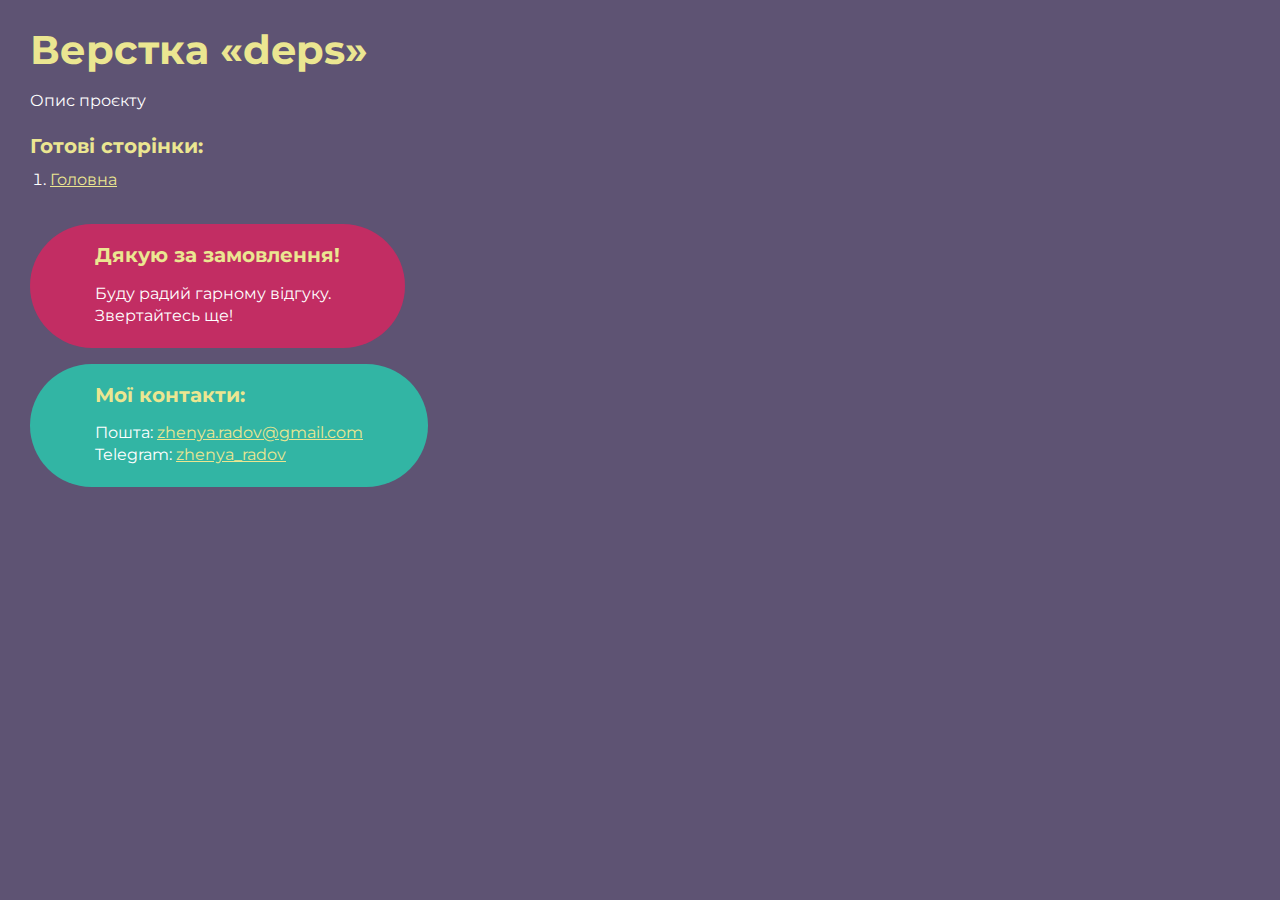
<file: index.html>
<!DOCTYPE html>
<html>

<head>
	<meta charset="UTF-8">
	<meta name="viewport" content="width=device-width, initial-scale=1.0">
	<title>Верстка «deps»</title>
</head>

<body>
	<div class="rootpage">
		<h1>Верстка «deps»</h1>
		<div class="rootpage__info">
			Опис проєкту
		</div>
		<h2>Готові сторінки:</h2>
		<ol class="rootpage__list">
			<li><a target="_blank" href="home.html">Головна</a></li>
		</ol>
		<div class="rootpage__tnx">
			<h2>Дякую за замовлення!</h2>
			<p>Буду радий гарному відгуку.</p>
			<p>Звертайтесь ще!</p>
		</div>
		<div class="rootpage__contacts">
			<h2>Мої контакти:</h2>
			<p>Пошта: <a href="mailto:zhenya.radov@gmail.com">zhenya.radov@gmail.com</a></p>
			<p>Telegram: <a target="_blank" href="https://t.me/zhenya_radov">zhenya_radov</a></p>
		</div>
	</div>
</body>
<style>
	@charset "UTF-8";
	@import url("https://fonts.googleapis.com/css?family=Montserrat:regular,700&display=swap");

	*,
	*::before,
	*::after {
		padding: 0px;
		margin: 0px;
		border: 0px;
		box-sizing: border-box;
	}

	html,
	body {
		height: 100%;
		margin: 0;
		padding: 0;
		min-width: 320px;
		width: 100%;
		color: #fff;
		background-color: #5e5373;
	}

	body {
		font-family: Montserrat;
		font-size: 100%;
		line-height: 1;
		font-size: 1rem;
	}

	a {
		text-decoration: underline;
		color: #ebe691
	}

	a:visited {
		text-decoration: underline;
		color: #aaa768;
	}

	a:hover {
		text-decoration: none;
	}

	ul li {
		list-style: none;
	}

	img {
		vertical-align: top;
	}

	.wrapper {
		width: 100%;
		min-height: 100%;
		overflow: hidden;
	}

	.rootpage {
		padding: 30px;
		display: flex;
		flex-direction: column;
		align-items: flex-start;
	}

	@media (max-width: 767px) {
		.rootpage {
			padding: 30px 15px;
		}
	}

	h1 {
		color: #ebe691;
		font-size: 2.5rem;
		margin: 0px 0px 1.25rem 0px;
	}

	@media (max-width: 767px) {
		h1 {
			font-size: 1.85rem;
			margin: 0px 0px 1.25rem 0px;
		}
	}

	h2 {
		color: #ebe691;
		font-size: 1.25rem;
		margin: 0px 0px 1rem 0px;
	}

	@media (max-width: 767px) {
		h2 {
			font-size: 1.125rem;
			margin: 0px 0px 1rem 0px;
		}
	}

	.rootpage__info {
		line-height: 140%;
		margin: 0px 0px 1.5rem 0px;
	}

	.rootpage__list {
		margin: 0px 0px 2.25rem 1.25rem;
	}

	.rootpage__list li:not(:last-child) {
		margin: 0px 0px 15px 0px;
	}

	.rootpage__contacts,
	.rootpage__tnx {
		border-radius: 200px;
		padding: 20px 65px;
		line-height: 140%;
	}

	@media (max-width: 767px) {

		.rootpage__contacts,
		.rootpage__tnx {
			border-radius: 40px;
			padding: 20px;
		}
	}

	.rootpage__contacts {
		background: #32b5a4;

	}

	.rootpage__contacts a {
		color: #ebe691;
	}

	.rootpage__tnx {
		background: #c22d63;
		margin: 0px 0px 1rem 0px;
	}
</style>

</html>
</file>
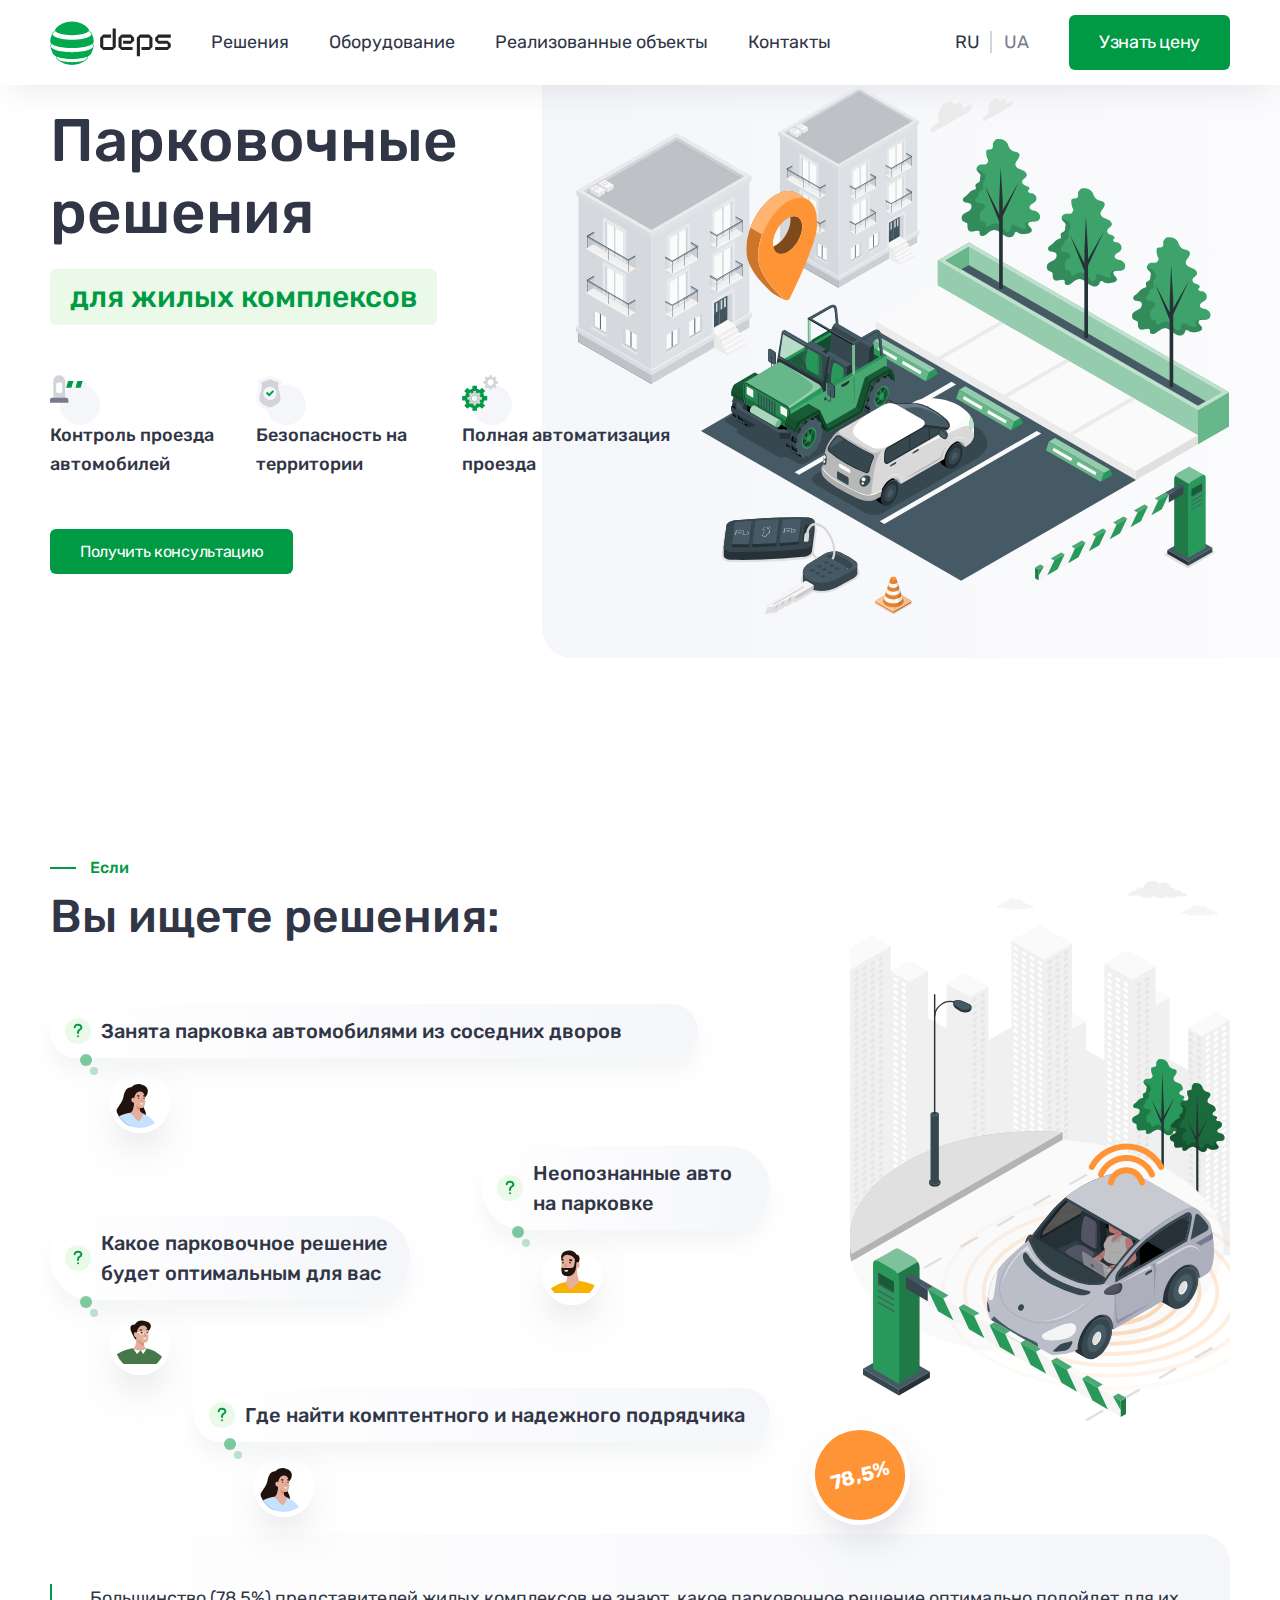
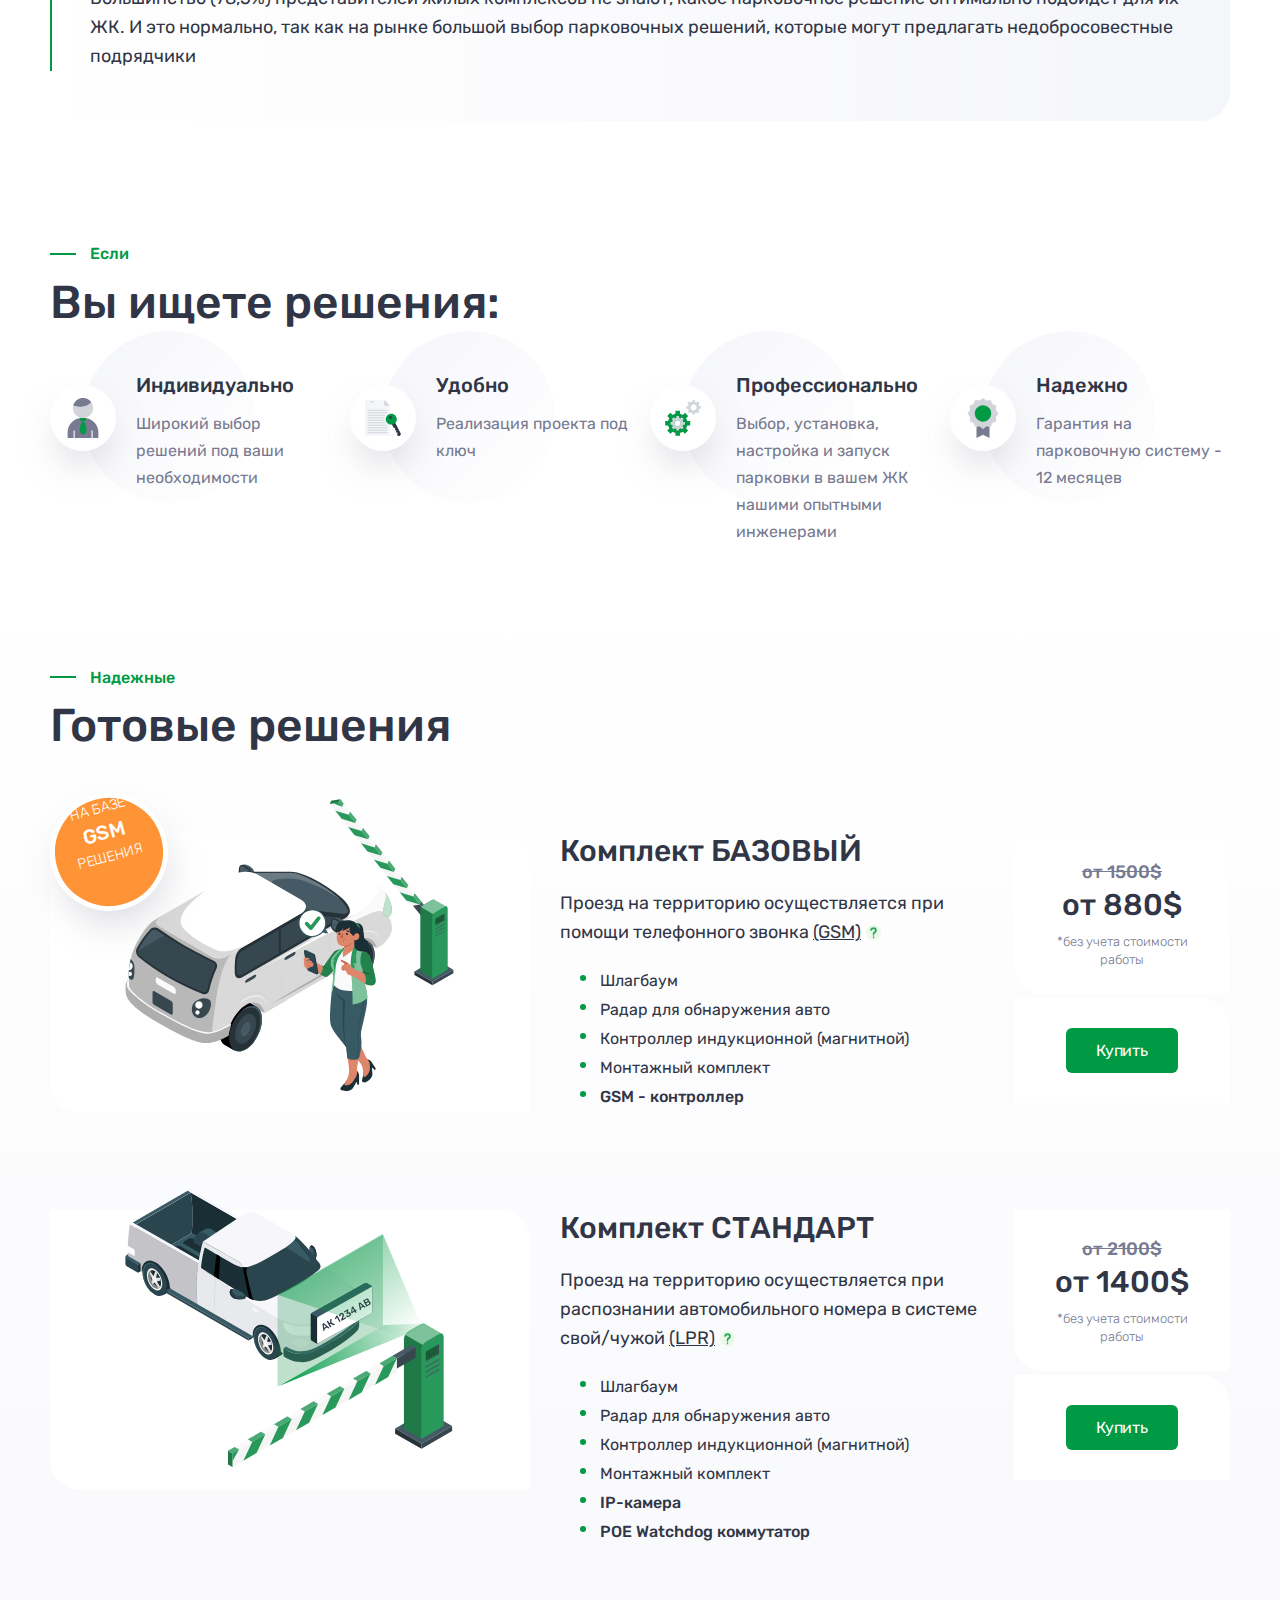
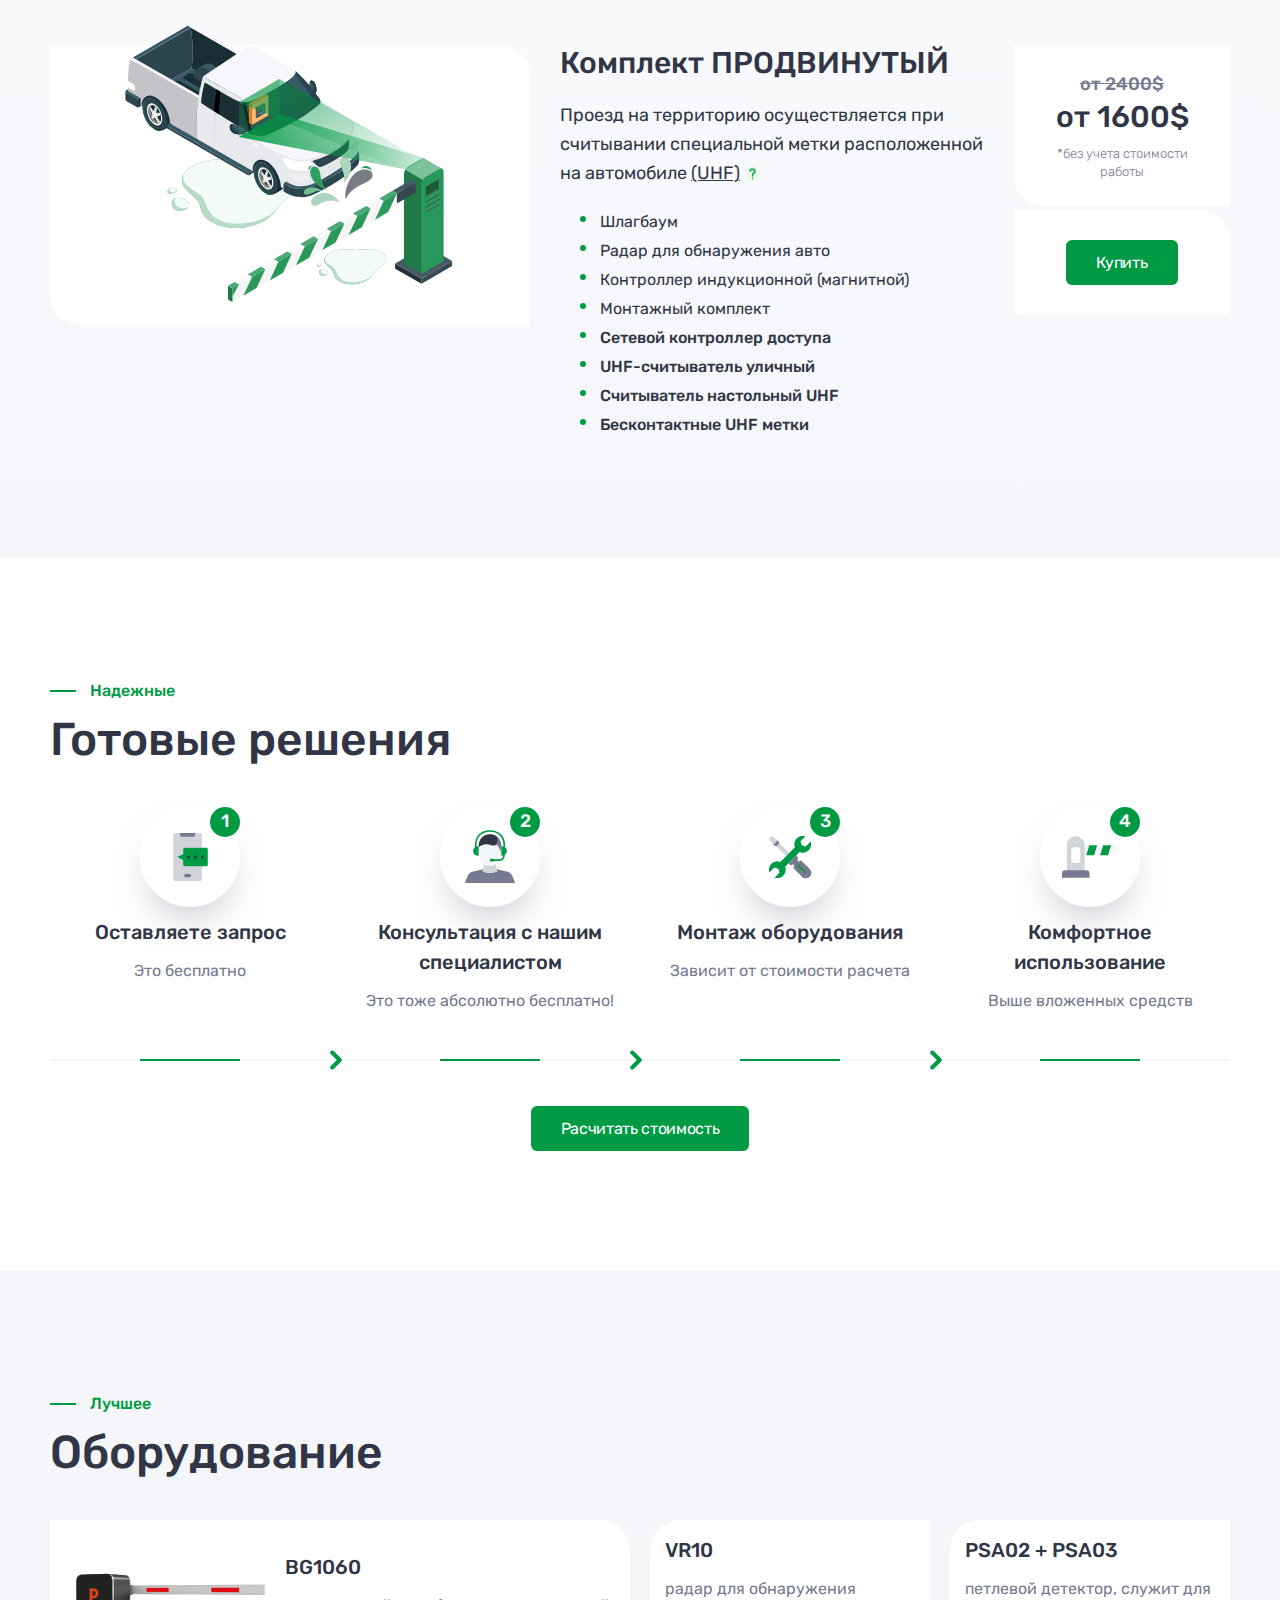
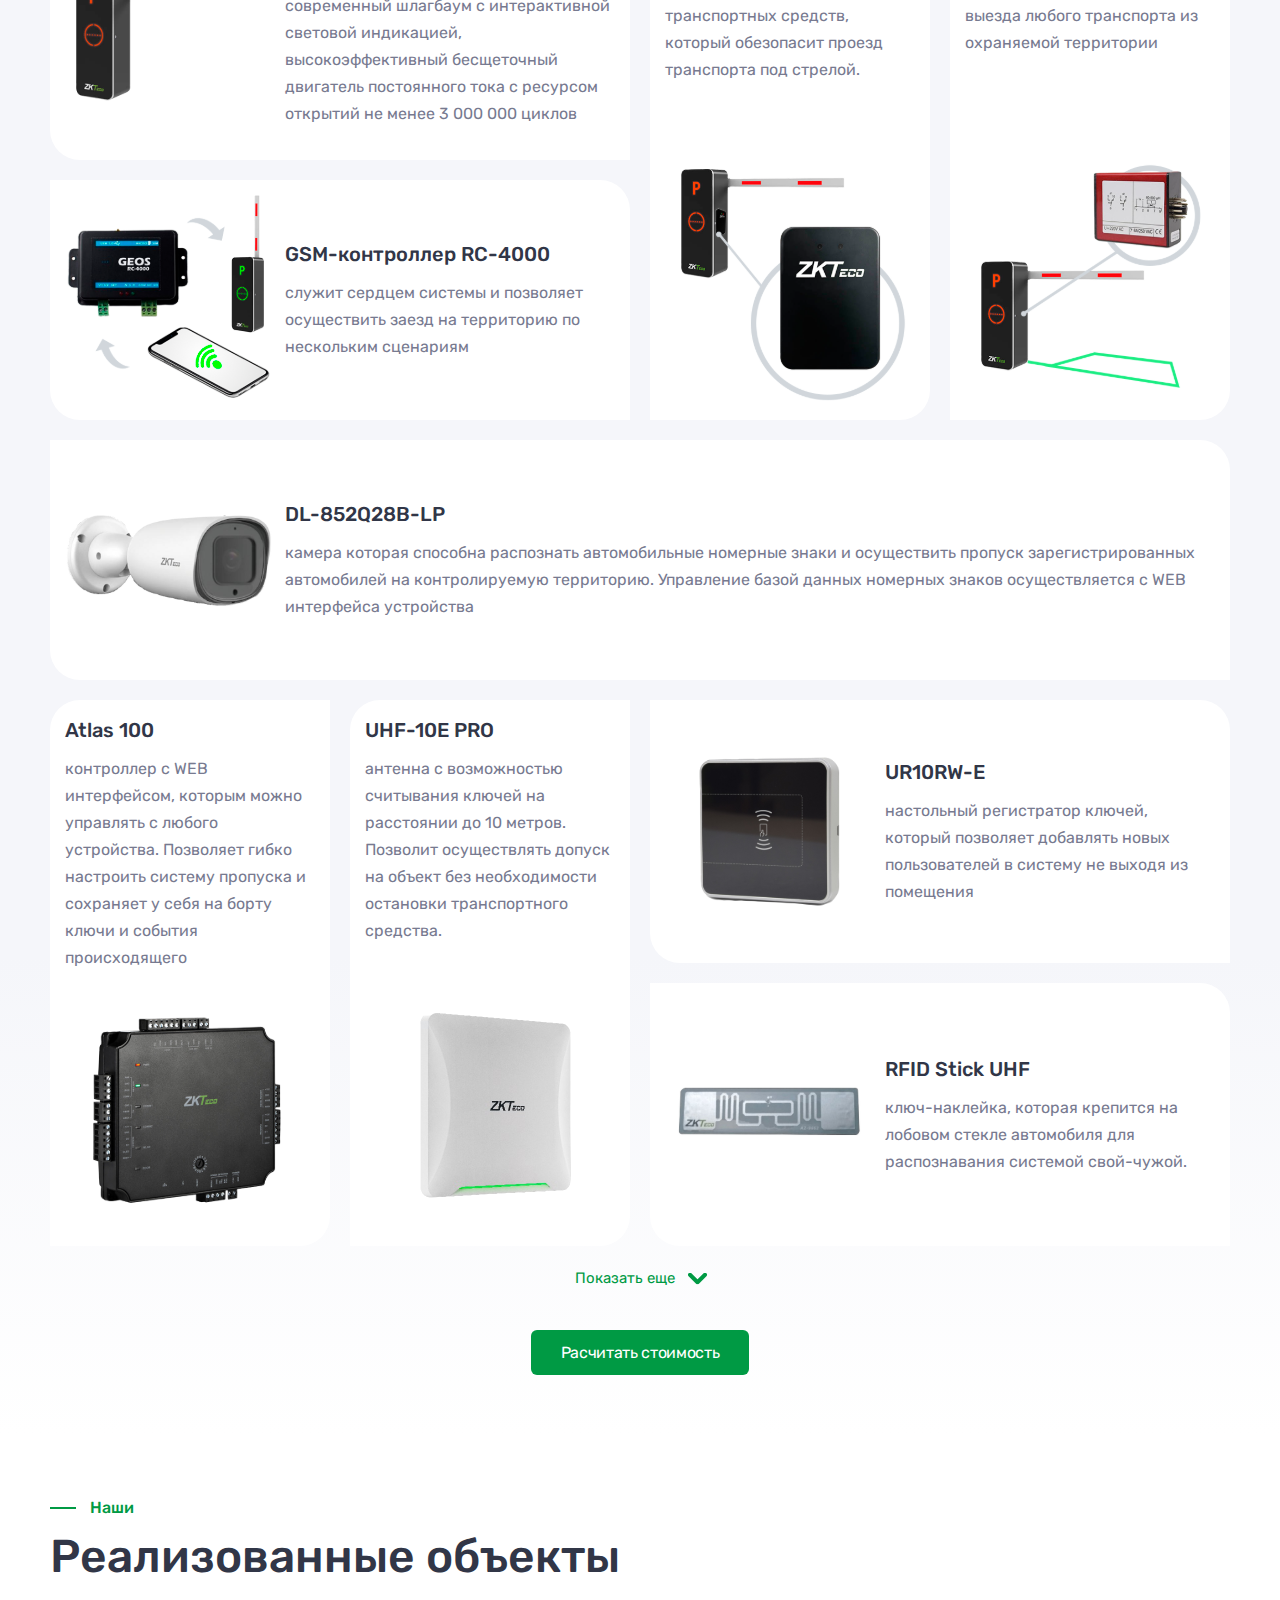
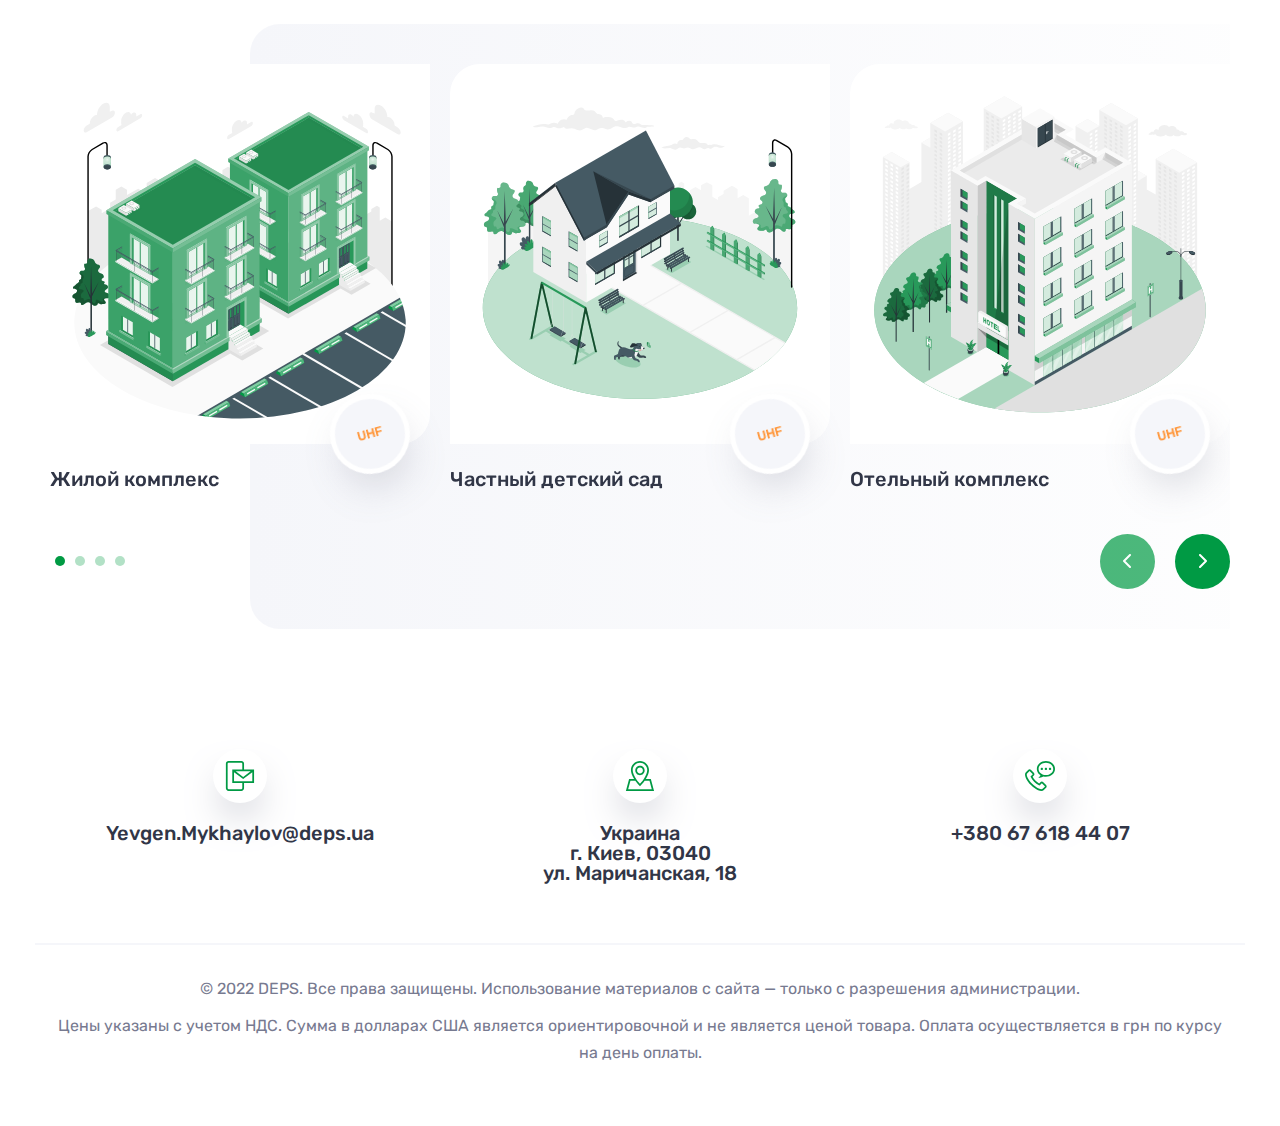
<file: home.html>
<!DOCTYPE html>
<html lang="ru">

<head>
	<title>HomePage</title>
	<meta charset="UTF-8">
	<meta name="format-detection" content="telephone=no">
	<!-- <style>body{opacity: 0;}</style> -->
	<link rel="stylesheet" href="css/style.min.css?_v=20230201115141">
	<link rel="shortcut icon" href="favicon.ico">
	<!-- <meta name="robots" content="noindex, nofollow"> -->
	<meta name="viewport" content="width=device-width, initial-scale=1.0">
</head>

<body>
	<div class="wrapper">
		<header class="header">
			<div class="header__container">
				<button type="button" class="icon-menu"><span></span></button>
				<a href="#top" class="header__logo">
					<div class="header__image-logo">
						<img src="img/logo.svg" alt="logo image">
					</div>
					<div class="header__text-logo">
						<img src="img/logo_text.svg" alt="deps">
					</div>
				</a>
				<div class="header__menu menu">
					<div class="menu__content">
						<nav class="menu__body">
							<ul class="menu__list text_fz-18">
								<li class="menu__item"><a href="" class="menu__link">Решения</a></li>
								<li class="menu__item"><a href="" class="menu__link">Оборудование</a></li>
								<li class="menu__item"><a href="" class="menu__link">Реализованные объекты</a></li>
								<li class="menu__item"><a href="" class="menu__link">Контакты</a></li>
							</ul>
						</nav>
						<div class="menu__footer">
							<div class="menu__contacts contacts contacts_width text_medium">
								<div class="contacts__item">
									<div class="contacts__icon">
										<img src="img/footer/icon/mail.svg" alt="mail-icon">
									</div>
									<a href="mailto:Yevgen.Mykhaylov@deps.ua" class="contacts__link">Yevgen.Mykhaylov@deps.ua</a>
								</div>
								<div class="contacts__item">
									<div class="contacts__icon">
										<img src="img/footer/icon/phone.svg" alt="phone-icon">
									</div>
									<a href="tel:0676184407" class="contacts__link">+380 67 618 44 07</a>
								</div>
							</div>
							<button type="button" class="menu__button button">Получить консультацию</button>
						</div>
					</div>
				</div>
				<div class="header__actions">
					<div class="header__lang lang text_fz-18 text_grey">
						<button type=" button" class="lang__item _active">ru</button>
						<button type="button" class="lang__item">ua</button>
					</div>
					<button type="button" class="header__button button text_fz-18">Узнать цену</button>
				</div>
			</div>
		</header>
		<main class="page">
			<section class="page__main main-page">
				<div class="main-page__container">
					<div class="main-page__content  text_medium">
						<h1 class="main-page__title">Парковочные решения</h1>
						<div class="main-page__sub-title">для жилых комплексов</div>
						<div class="main-page__items items-main-page">
							<div class="items-main-page__item">
								<div class="items-main-page__icon">
									<img src="img/main/icon/01.svg" alt="icon">
								</div>
								<div class="items-main-page__text text_fz-18">Контроль проезда автомобилей</div>
							</div>
							<div class="items-main-page__item ">
								<div class="items-main-page__icon">
									<img src="img/main/icon/02.svg" alt="icon">
								</div>
								<div class="items-main-page__text text_fz-18">Безопас&shyность на территории</div>
							</div>
							<div class="items-main-page__item">
								<div class="items-main-page__icon">
									<img src="img/main/icon/03.svg" alt="icon">
								</div>
								<div class="items-main-page__text text_fz-18">Полная автомати&shyзация проезда</div>
							</div>
						</div>
						<button type="button" class="main-page__button button">Получить консультацию</button>
					</div>
					<div class="main-page__image">
						<img src="img/main/main-image.svg" alt="image">
					</div>
				</div>
			</section>
			<section class="page__find find-page">
				<div class="find-page__container">
					<div class="find-page__body">
						<div class="find-page__content">
							<div class="find-page__block-title block-title">
								<div class="block-title__sup-title">Если</div>
								<h2 class="block-title__text">Вы ищете решения:</h2>
							</div>
							<div class="find-page__comments">
								<div class="find-page__comment comment">
									<div class="comment__label">
										<div class="comment__icon">
											<img src="img/find/icon/question-mark.svg" alt="icon">
										</div>
										<div class="comment__text text_medium text_fz-20">Занята парковка автомобилями из соседних дворов</div>
									</div>
									<div class="comment__photo">
										<img src="img/find/01.svg" alt="human">
									</div>
								</div>
								<div class="find-page__comment comment">
									<div class="comment__label">
										<div class="comment__icon">
											<img src="img/find/icon/question-mark.svg" alt="icon">
										</div>
										<div class="comment__text text_medium text_fz-20">Неопознанные авто на парковке</div>
									</div>
									<div class="comment__photo">
										<img src="img/find/03.svg" alt="human">
									</div>
								</div>
								<div class="find-page__comment comment">
									<div class="comment__label">
										<div class="comment__icon">
											<img src="img/find/icon/question-mark.svg" alt="icon">
										</div>
										<div class="comment__text text_medium text_fz-20">Какое парковочное решение будет оптимальным для вас</div>
									</div>
									<div class="comment__photo">
										<img src="img/find/02.svg" alt="human">
									</div>
								</div>
								<div class="find-page__comment comment">
									<div class="comment__label">
										<div class="comment__icon">
											<img src="img/find/icon/question-mark.svg" alt="icon">
										</div>
										<div class="comment__text text_medium text_fz-20">Где найти комптентного и надежного подрядчика</div>
									</div>
									<div class="comment__photo">
										<img src="img/find/01.svg" alt="human">
									</div>
								</div>
							</div>
						</div>
						<div class="find-page__image">
							<div class="find-page__label label">78,5%</div>
							<img src="img/find/main-image.svg" alt="image">
						</div>
					</div>
					<div class="find-page__footer">
						<div class="find-page__text text_fz-18">
							<p>Большинство (78,5%) представителей жилых комплексов не знают, какое парковочное решение оптимально подойдет для их ЖК. И это нормально, так как на рынке большой выбор парковочных решений, которые могут предлагать недобросовестные подрядчики</p>
						</div>
					</div>
				</div>
			</section>
			<section class="page__choose choose-page">
				<div class="choose-page__container">
					<div class="choose-page__block-title block-title">
						<div class="block-title__sup-title">Если</div>
						<h2 class="block-title__text">Вы ищете решения:</h2>
					</div>
					<div class="choose-page__items">
						<div class="choose-page__item item-choose-page">
							<div class="item-choose-page__icon">
								<img src="img/choose/icon/01.svg" alt="icon">
							</div>
							<div class="item-choose-page__body">
								<div class="item-choose-page__title text_fz-20 text_medium">Индивидуально</div>
								<div class="item-choose-page__text text text_grey">Широкий выбор решений под ваши необходимости</div>
							</div>
						</div>
						<div class="choose-page__item item-choose-page">
							<div class="item-choose-page__icon">
								<img src="img/choose/icon/02.svg" alt="icon">
							</div>
							<div class="item-choose-page__body">
								<div class="item-choose-page__title text_fz-20 text_medium">Удобно</div>
								<div class="item-choose-page__text text text_grey">Реализация проекта под ключ</div>
							</div>
						</div>
						<div class="choose-page__item item-choose-page">
							<div class="item-choose-page__icon">
								<img src="img/choose/icon/03.svg" alt="icon">
							</div>
							<div class="item-choose-page__body">
								<div class="item-choose-page__title text_fz-20 text_medium">Профессионально</div>
								<div class="item-choose-page__text text text_grey">Выбор, установка, настройка и запуск парковки в вашем ЖК нашими опытными инженерами</div>
							</div>
						</div>
						<div class="choose-page__item item-choose-page">
							<div class="item-choose-page__icon">
								<img src="img/choose/icon/04.svg" alt="icon">
							</div>
							<div class="item-choose-page__body">
								<div class="item-choose-page__title text_fz-20 text_medium">Надежно</div>
								<div class="item-choose-page__text text text_grey">Гарантия на парковочную систему - 12 месяцев</div>
							</div>
						</div>
					</div>
				</div>
			</section>
			<section class="page__solution solution-page">
				<div class="solution-page__container">
					<div class="solution-page__block-title block-title">
						<div class="block-title__sup-title">Надежные</div>
						<h2 class="block-title__text">Готовые решения</h2>
					</div>
					<div class="solution-page__items">
						<div class="solution-page__item item-solution-page">
							<div class="item-solution-page__image">
								<div class="item-solution-page__label-image label">
									<p class="text_light text_medium">на базе</p>
									<p class="text_fz-20 text_medium">GSM</p>
									<p class="text_light text_medium">решения</p>
								</div>
								<img src="img/solution/01.svg" alt="image">
							</div>
							<div class="item-solution-page__body">
								<div class="item-solution-page__content">
									<div class="item-solution-page__title text_medium">Комплект БАЗОВЫЙ</div>
									<div class="item-solution-page__text text_fz-18">
										<p>Проезд на территорию осуществляется при помощи телефонного звонка <a href="#" target="_blank">(GSM)</a></p>
									</div>
									<ul class="item-solution-page__list text">
										<li class="item-solution-page__item">Шлагбаум</li>
										<li class="item-solution-page__item">Радар для обнаружения авто</li>
										<li class="item-solution-page__item">Контроллер индукционной (магнитной)</li>
										<li class="item-solution-page__item">Монтажный комплект</li>
										<li class="item-solution-page__item text_medium">GSM - контроллер</li>
									</ul>
								</div>
								<div class="item-solution-page__price">
									<div class="item-solution-page__info">
										<div class="item-solution-page__label text_fz-18 text_grey text_medium">от 1500$</div>
										<div class="item-solution-page__value text_medium">от 880$</div>
										<div class="item-solution-page__ps text_light">*без учета стоимости работы</div>
									</div>
									<div class="item-solution-page__action">
										<button type="button" class="item-solution-page__button button">Купить</button>
									</div>
								</div>
							</div>
						</div>
						<div class="solution-page__item item-solution-page">
							<div class="item-solution-page__image">
								<img src="img/solution/02.svg" alt="image">
							</div>
							<div class="item-solution-page__body">
								<div class="item-solution-page__content">
									<div class="item-solution-page__title text_medium">Комплект СТАНДАРТ</div>
									<div class="item-solution-page__text text_fz-18">
										<p>Проезд на территорию осуществляется при распознании автомобильного номера в системе свой/чужой <a href="#" target="_blank">(LPR)</a></p>
									</div>
									<ul class="item-solution-page__list text">
										<li class="item-solution-page__item">Шлагбаум</li>
										<li class="item-solution-page__item">Радар для обнаружения авто</li>
										<li class="item-solution-page__item">Контроллер индукционной (магнитной)</li>
										<li class="item-solution-page__item">Монтажный комплект</li>
										<li class="item-solution-page__item text_medium">IP-камера</li>
										<li class="item-solution-page__item text_medium">POE Watchdog коммутатор</li>
									</ul>
								</div>
								<div class="item-solution-page__price">
									<div class="item-solution-page__info">
										<div class="item-solution-page__label text_fz-18 text_grey text_medium">от 2100$</div>
										<div class="item-solution-page__value text_medium">от 1400$</div>
										<div class="item-solution-page__ps text_light">*без учета стоимости работы</div>
									</div>
									<div class="item-solution-page__action">
										<button type="button" class="item-solution-page__button button">Купить</button>
									</div>
								</div>
							</div>
						</div>
						<div class="solution-page__item item-solution-page">
							<div class="item-solution-page__image">
								<img src="img/solution/03.svg" alt="image">
							</div>
							<div class="item-solution-page__body">
								<div class="item-solution-page__content">
									<div class="item-solution-page__title text_medium">Комплект ПРОДВИНУТЫЙ</div>
									<div class="item-solution-page__text text_fz-18">
										<p>Проезд на территорию осуществляется при считывании специальной метки расположенной на автомобиле <a href="#" target="_blank">(UHF)</a></p>
									</div>
									<ul class="item-solution-page__list text">
										<li class="item-solution-page__item">Шлагбаум</li>
										<li class="item-solution-page__item">Радар для обнаружения авто</li>
										<li class="item-solution-page__item">Контроллер индукционной (магнитной)</li>
										<li class="item-solution-page__item">Монтажный комплект</li>
										<li class="item-solution-page__item text_medium">Сетевой контроллер доступа</li>
										<li class="item-solution-page__item text_medium">UHF-считыватель уличный</li>
										<li class="item-solution-page__item text_medium">Считыватель настольный UHF</li>
										<li class="item-solution-page__item text_medium">Бесконтактные UHF метки</li>
									</ul>
								</div>
								<div class="item-solution-page__price">
									<div class="item-solution-page__info">
										<div class="item-solution-page__label text_fz-18 text_grey text_medium">от 2400$</div>
										<div class="item-solution-page__value text_medium">от 1600$</div>
										<div class="item-solution-page__ps text_light">*без учета стоимости работы</div>
									</div>
									<div class="item-solution-page__action">
										<button type="button" class="item-solution-page__button button">Купить</button>
									</div>
								</div>
							</div>
						</div>
					</div>
				</div>
			</section>
			<section class="page__steps steps-page">
				<div class="steps-page__container">
					<div class="steps-page__block-title block-title">
						<div class="block-title__sup-title">Надежные</div>
						<h2 class="block-title__text">Готовые решения</h2>
					</div>
					<div class="steps-page__items">
						<div class="steps-page__item item-steps-page">
							<div class="item-steps-page__icon">
								<img src="img/step/icon/01.svg" alt="icon">
							</div>
							<div class="item-steps-page__title text_fz-20 text_medium">Оставляете запрос</div>
							<div class="item-steps-page__text text text_grey">Это бесплатно</div>
						</div>
						<div class="steps-page__item item-steps-page">
							<div class="item-steps-page__icon">
								<img src="img/step/icon/02.svg" alt="icon">
							</div>
							<div class="item-steps-page__title text_fz-20 text_medium">Консультация с нашим специалистом</div>
							<div class="item-steps-page__text text text_grey">Это тоже абсолютно бесплатно!</div>
						</div>
						<div class="steps-page__item item-steps-page">
							<div class="item-steps-page__icon">
								<img src="img/step/icon/03.svg" alt="icon">
							</div>
							<div class="item-steps-page__title text_fz-20 text_medium">Монтаж оборудования </div>
							<div class="item-steps-page__text text text_grey">Зависит от стоимости расчета</div>
						</div>
						<div class="steps-page__item item-steps-page">
							<div class="item-steps-page__icon">
								<img src="img/step/icon/04.svg" alt="icon">
							</div>
							<div class="item-steps-page__title text_fz-20 text_medium">Комфортное использование</div>
							<div class="item-steps-page__text text text_grey">Выше вложенных средств</div>
						</div>
					</div>
					<div class="steps-page__actions">
						<button type="button" class="steps-page__button button">Расчитать стоимость</button>
					</div>
				</div>
			</section>
			<section class="page__equipment equipment-page">
				<div class="equipment-page__container">
					<div class="equipment-page__block-title block-title">
						<div class="block-title__sup-title">Лучшее</div>
						<h2 class="block-title__text">Оборудование</h2>
					</div>
					<div class="equipment-page__body">
						<div class="equipment-page__items">
							<div class="equipment-page__item item-equipment-page">
								<div class="item-equipment-page__image">
									<img src="img/equipment/01.svg" alt="equipment">
								</div>
								<div class="item-equipment-page__body">
									<div class="item-equipment-page__title text_medium1 text_fz-20">BG1060</div>
									<div class="item-equipment-page__text text">
										<p>современный шлагбаум с интерактивной световой индикацией, высокоэффективный бесщеточный двигатель постоянного тока с ресурсом открытий не менее 3 000 000 циклов</p>
									</div>
								</div>
							</div>
							<div class="equipment-page__item item-equipment-page item-equipment-page_column">
								<div class="item-equipment-page__image">
									<img src="img/equipment/02.svg" alt="equipment">
								</div>
								<div class="item-equipment-page__body">
									<div class="item-equipment-page__title text_medium1 text_fz-20">VR10</div>
									<div class="item-equipment-page__text text">
										<p>радар для обнаружения транспортных средств, который обезопасит проезд транспорта под стрелой.</p>
									</div>
								</div>
							</div>
							<div class="equipment-page__item item-equipment-page item-equipment-page_column">
								<div class="item-equipment-page__image">
									<img src="img/equipment/03.svg" alt="equipment">
								</div>
								<div class="item-equipment-page__body">
									<div class="item-equipment-page__title text_medium1 text_fz-20">PSA02 + PSA03</div>
									<div class="item-equipment-page__text text">
										<p>петлевой детектор, служит для выезда любого транспорта из охраняемой территории</p>
									</div>
								</div>
							</div>
							<div class="equipment-page__item item-equipment-page">
								<div class="item-equipment-page__image">
									<img src="img/equipment/04.svg" alt="equipment">
								</div>
								<div class="item-equipment-page__body">
									<div class="item-equipment-page__title text_medium1 text_fz-20">GSM-контроллер RC-4000</div>
									<div class="item-equipment-page__text text">
										<p>служит сердцем системы и позволяет осуществить заезд на территорию по нескольким сценариям</p>
									</div>
								</div>
							</div>
							<div class="equipment-page__item item-equipment-page">
								<div class="item-equipment-page__image">
									<img src="img/equipment/05.svg" alt="equipment">
								</div>
								<div class="item-equipment-page__body">
									<div class="item-equipment-page__title text_medium1 text_fz-20">DL-852Q28B-LP</div>
									<div class="item-equipment-page__text text">
										<p>камера которая способна распознать автомобильные номерные знаки и осуществить пропуск зарегистрированных автомобилей на контролируемую территорию. Управление базой данных номерных знаков осуществляется с WEB интерфейса устройства</p>
									</div>
								</div>
							</div>
							<div class="equipment-page__item item-equipment-page item-equipment-page_column">
								<div class="item-equipment-page__image">
									<img src="img/equipment/06.svg" alt="equipment">
								</div>
								<div class="item-equipment-page__body">
									<div class="item-equipment-page__title text_medium1 text_fz-20">Atlas 100</div>
									<div class="item-equipment-page__text text">
										<p>контроллер с WEB интерфейсом, которым можно управлять с любого устройства. Позволяет гибко настроить систему пропуска и сохраняет у себя на борту ключи и события происходящего</p>
									</div>
								</div>
							</div>
							<div class="equipment-page__item item-equipment-page item-equipment-page_column">
								<div class="item-equipment-page__image">
									<img src="img/equipment/07.svg" alt="equipment">
								</div>
								<div class="item-equipment-page__body">
									<div class="item-equipment-page__title text_medium1 text_fz-20">UHF-10E PRO</div>
									<div class="item-equipment-page__text text">
										<p>антенна с возможностью считывания ключей на расстоянии до 10 метров. Позволит осуществлять допуск на объект без необходимости остановки транспортного средства.</p>
									</div>
								</div>
							</div>
							<div class="equipment-page__item item-equipment-page">
								<div class="item-equipment-page__image">
									<img src="img/equipment/08.svg" alt="equipment">
								</div>
								<div class="item-equipment-page__body">
									<div class="item-equipment-page__title text_medium1 text_fz-20">UR10RW-E</div>
									<div class="item-equipment-page__text text">
										<p>настольный регистратор ключей, который позволяет добавлять новых пользователей в систему не выходя из помещения</p>
									</div>
								</div>
							</div>
							<div class="equipment-page__item item-equipment-page">
								<div class="item-equipment-page__image">
									<img src="img/equipment/09.svg" alt="equipment">
								</div>
								<div class="item-equipment-page__body">
									<div class="item-equipment-page__title text_medium1 text_fz-20">RFID Stick UHF</div>
									<div class="item-equipment-page__text text">
										<p>ключ-наклейка, которая крепится на лобовом стекле автомобиля для распознавания системой свой-чужой.</p>
									</div>
								</div>
							</div>
						</div>
						<button type="button" class="equipment-page__more">Показать еще</button>
					</div>
					<div class="equipment-page__actions">
						<button type="button" class="equipment-page__button button">Расчитать стоимость</button>
					</div>
				</div>
			</section>
			<section class="page__finished finished-page">
				<div class="finished-page__container">
					<div class="finished-page__block-title block-title">
						<div class="block-title__sup-title">Наши</div>
						<h2 class="block-title__text">Реализованные объекты</h2>
					</div>
					<div class="finished-page__slider swiper">
						<div class="finished-page__wrapper swiper-wrapper">
							<div class="finished-page__slide swiper-slide">
								<div class="finished-page__item">
									<div class="finished-page__image">
										<div class="finished-page__label label">UHF</div>
										<img src="img/finished/01.svg" alt="image">
									</div>
									<div class="finished-page__text text_medium text_fz-20">Жилой комплекс</div>
								</div>
							</div>
							<div class="finished-page__slide swiper-slide">
								<div class="finished-page__item">
									<div class="finished-page__image">
										<div class="finished-page__label label">UHF</div>
										<img src="img/finished/02.svg" alt="image">
									</div>
									<div class="finished-page__text text_medium text_fz-20">Частный детский сад </div>
								</div>
							</div>
							<div class="finished-page__slide swiper-slide">
								<div class="finished-page__item">
									<div class="finished-page__image">
										<div class="finished-page__label label">UHF</div>
										<img src="img/finished/03.svg" alt="image">
									</div>
									<div class="finished-page__text text_medium text_fz-20">Отельный комплекс</div>
								</div>
							</div>
							<div class="finished-page__slide swiper-slide">
								<div class="finished-page__item">
									<div class="finished-page__image">
										<div class="finished-page__label label">UHF</div>
										<img src="img/finished/01.svg" alt="image">
									</div>
									<div class="finished-page__text text_medium text_fz-20">Жилой комплекс</div>
								</div>
							</div>
							<div class="finished-page__slide swiper-slide">
								<div class="finished-page__item">
									<div class="finished-page__image">
										<div class="finished-page__label label">UHF</div>
										<img src="img/finished/02.svg" alt="image">
									</div>
									<div class="finished-page__text text_medium text_fz-20">Частный детский сад </div>
								</div>
							</div>
							<div class="finished-page__slide swiper-slide">
								<div class="finished-page__item">
									<div class="finished-page__image">
										<div class="finished-page__label label">UHF</div>
										<img src="img/finished/03.svg" alt="image">
									</div>
									<div class="finished-page__text text_medium text_fz-20">Отельный комплекс</div>
								</div>
							</div>
						</div>
						<div class="finished-page__slider-actions">
							<div class="swiper-pagination"></div>
							<div class="finished-page__nav">
								<button type="button" class="finished-page__arrow finished-page__arrow_prev"></button>
								<button type="button" class="finished-page__arrow finished-page__arrow_next"></button>
							</div>
						</div>
					</div>

				</div>
			</section>
			<div class="page__contacts contacts-page">
				<div class="contacts-page__container">
					<div class="contacts text_medium">
						<div class="contacts__item">
							<div class="contacts__icon">
								<img src="img/footer/icon/mail.svg" alt="mail-icon">
							</div>
							<a href="mailto:Yevgen.Mykhaylov@deps.ua" class="contacts__link">Yevgen.Mykhaylov@deps.ua</a>
						</div>
						<div class="contacts__item">
							<div class="contacts__icon">
								<img src="img/footer/icon/geo.svg" alt="location-icon">
							</div>
							<a href="#" target="_blank" class="contacts__link">
								<p>Украина</p>
								<p>г. Киев, 03040</p>
								<p>ул. Маричанская, 18</p>
							</a>
						</div>
						<div class="contacts__item">
							<div class="contacts__icon">
								<img src="img/footer/icon/phone.svg" alt="phone-icon">
							</div>
							<a href="tel:0676184407" class="contacts__link">+380 67 618 44 07</a>
						</div>
					</div>
				</div>
			</div>
		</main>
		<footer class="footer">
			<div class="footer__container">
				<div class="footer__text text text_grey">
					<p>© 2022 DEPS. Все права защищены. Использование материалов с сайта — только с разрешения администрации.</p>
					<p>Цены указаны с учетом НДС. Сумма в долларах США является ориентировочной и не является ценой товара. Оплата осуществляется в грн по курсу на день оплаты.</p>
				</div>
			</div>
		</footer>
	</div>
	<script src="js/app.min.js?_v=20230201115141"></script>
</body>

</html>
</file>
<file: css/style.min.css>
@charset "UTF-8";@import url(https://fonts.googleapis.com/css?family=Rubik:300,regular,500,600,700&display=swap);*{padding:0;margin:0;border:0}*,:after,:before{-webkit-box-sizing:border-box;box-sizing:border-box}body,html{height:100%;min-width:320px}body{color:#313647;line-height:1;font-family:Rubik;font-size:1rem;-ms-text-size-adjust:100%;-moz-text-size-adjust:100%;-webkit-text-size-adjust:100%;-webkit-font-smoothing:antialiased;-moz-osx-font-smoothing:grayscale}button,input,textarea{font-family:Rubik;font-size:inherit}button{cursor:pointer;color:inherit;background-color:transparent}a{color:inherit;text-decoration:none}ul li{list-style:none}img{vertical-align:top}h1,h2,h3,h4,h5,h6{font-weight:inherit;font-size:inherit}svg{height:1em;width:1em}svg path{stroke:inherit;fill:inherit}.lock body{overflow:hidden;-ms-touch-action:none;touch-action:none;-ms-scroll-chaining:none;overscroll-behavior:none}.wrapper{min-height:100%;display:-webkit-box;display:-ms-flexbox;display:flex;-webkit-box-orient:vertical;-webkit-box-direction:normal;-ms-flex-direction:column;flex-direction:column;overflow:hidden}@supports (overflow:clip){.wrapper{overflow:clip}}.wrapper>main{-webkit-box-flex:1;-ms-flex:1 1 auto;flex:1 1 auto}.wrapper>*{min-width:0}[class*=__container]{max-width:75.625rem;margin:0 auto;padding:0 .9375rem}.button{display:-webkit-inline-box;display:-ms-inline-flexbox;display:inline-flex;padding:.8125rem 1.875rem;background-color:#009a44;border-radius:.375rem;color:#fff;letter-spacing:-.02em;-webkit-transition:background-color .5s ease 0s,-webkit-box-shadow .5s ease 0s;transition:background-color .5s ease 0s,-webkit-box-shadow .5s ease 0s;-o-transition:background-color .5s ease 0s,box-shadow .5s ease 0s;transition:background-color .5s ease 0s,box-shadow .5s ease 0s;transition:background-color .5s ease 0s,box-shadow .5s ease 0s,-webkit-box-shadow .5s ease 0s;-ms-flex-negative:0;flex-shrink:0}.button._fw{width:100%}[class*=-ibg]{position:relative}[class*=-ibg] img{position:absolute;width:100%;height:100%;top:0;left:0;-o-object-fit:cover;object-fit:cover}[class*=-ibg_contain] img{-o-object-fit:contain;object-fit:contain}.block-title__sup-title{font-weight:500;line-height:1.6111111111;color:#009a44;margin-bottom:.5rem;padding-left:2.5rem;position:relative}.block-title__sup-title::before{content:"";position:absolute;top:50%;left:0;-webkit-transform:translate(0,-50%);-ms-transform:translate(0,-50%);transform:translate(0,-50%);width:1.625rem;height:.125rem;background-color:#009a44}.block-title__text{font-weight:500;line-height:1.1956521739}.text{line-height:1.6875}.text_bold{font-weight:700}.text_grey{color:#777a90}.text_medium{font-weight:500}.text_light{font-weight:300;line-height:1.3846153846;font-size:.875rem}.text_fz-18{font-size:1.125rem;line-height:1.6111111111}.text_fz-20{font-size:1.25rem;line-height:1.5}.item-title{font-weight:500;font-size:1.875rem;line-height:1.2}.arrow{position:relative;height:.875rem;width:.875rem;border-top:.25rem solid #009a44;border-right:.25rem solid #009a44;-webkit-transform:rotate(45deg);-ms-transform:rotate(45deg);transform:rotate(45deg);border-top-right-radius:.0625rem}.contacts{display:-ms-grid;display:grid;grid-template-columns:repeat(auto-fill,minmax(18.125rem,1fr));gap:1.25rem}.contacts_width{grid-template-columns:repeat(auto-fill,minmax(15.625rem,1fr))}.contacts__item{display:-ms-grid;display:grid;-ms-flex-line-pack:start;align-content:start;justify-items:center}.contacts__icon{width:3.375rem;height:3.375rem;border-radius:50%;background-color:#fff;display:-ms-grid;display:grid;place-items:center;-webkit-box-shadow:0 20px 40px -15px #777a90;box-shadow:0 20px 40px -15px #777a90}.contacts__icon img{max-width:100%}.contacts__link{-webkit-transition:all .5s ease 0s;-o-transition:all .5s ease 0s;transition:all .5s ease 0s}.contacts__link p{text-align:center}.label{position:absolute;background-color:#ff9436;border-radius:50%;font-weight:500;font-size:.8125rem;line-height:1.3846153846;text-align:center;text-transform:uppercase;color:#fff;-webkit-transform:rotate(-15deg);-ms-transform:rotate(-15deg);transform:rotate(-15deg);display:-ms-grid;display:grid;place-items:center;border:.3125rem solid #fff;-webkit-box-shadow:0 20px 40px -10px rgba(119,122,144,.3);box-shadow:0 20px 40px -10px rgba(119,122,144,.3)}.header{background:#fff;-webkit-box-shadow:0 .9375rem 1.875rem -.625rem rgba(119,122,144,.15);box-shadow:0 .9375rem 1.875rem -.625rem rgba(119,122,144,.15)}.header .menu__list,.header__actions,.header__container,.header__logo{display:-webkit-box;display:-ms-flexbox;display:flex;-webkit-box-align:center;-ms-flex-align:center;align-items:center}.header__container{position:relative;min-height:5.3125rem}.header__logo{-webkit-column-gap:.375rem;-moz-column-gap:.375rem;column-gap:.375rem;position:relative;z-index:5}.header__image-logo img{max-width:100%}.header__text-logo img{max-width:100%}.header__actions{-ms-flex-negative:0;flex-shrink:0;overflow:hidden}.header__button{-webkit-transition:all .3s ease 0s;-o-transition:all .3s ease 0s;transition:all .3s ease 0s}.menu{-webkit-box-flex:1;-ms-flex:1 1 auto;flex:1 1 auto}.menu__content::before{content:"";position:fixed;top:0;left:-100%;width:100%;height:5.3125rem;background-color:#fff;z-index:1;-webkit-transition:all .5s ease 0s;-o-transition:all .5s ease 0s;transition:all .5s ease 0s}.menu-open .menu__content{left:0}.menu-open .menu__content::before{left:0}.menu__footer{display:none}.menu__list{-ms-flex-wrap:wrap;flex-wrap:wrap;row-gap:.3125rem}.menu__link{position:relative}.menu__link::before{position:absolute;content:"";width:0;height:.125rem;background-color:#009a44;left:0;bottom:-1.75rem;-webkit-transition:width .3s ease 0s;-o-transition:width .3s ease 0s;transition:width .3s ease 0s}.lang__item{text-transform:uppercase;position:relative}.lang__item:not(:last-child)::before{content:"";position:absolute;top:0;height:100%;width:.125rem;background-color:#d1d5da;pointer-events:none}.lang__item._active{color:#313647}.icon-menu{display:none}.footer__container{padding-top:1.875rem;border-top:.125rem solid #f5f6fa}.footer__text{text-align:center}.footer__text p:not(:last-child){margin-bottom:.625rem}.main-page{position:relative}.main-page::before{content:"";position:absolute;top:0;left:42.3728813559%;width:100%;height:88.1355932203%;background:-webkit-gradient(linear,left top,right top,from(#f5f6fa),to(#fff));background:-o-linear-gradient(left,#f5f6fa 0,#fff 100%);background:linear-gradient(90deg,#f5f6fa 0,#fff 100%);border-radius:0 0 0 30px;z-index:-1}.main-page__content{padding:1.25rem 0}.main-page__title{line-height:1.2}.main-page__title:not(:last-child){margin-bottom:1.25rem}.main-page__sub-title{text-align:center;display:inline-block;background:#ebfae8;border-radius:.375rem;padding:.625rem 1.25rem;color:#009a44;line-height:1.2}.main-page__image img{max-width:100%}.items-main-page{display:-ms-grid;display:grid;row-gap:1.25rem;-ms-grid-columns:(1fr)[3];grid-template-columns:repeat(3,1fr)}.items-main-page__icon{position:relative;width:2.5rem;height:2.5rem}.items-main-page__icon img{max-width:100%}.items-main-page__icon:not(:last-child){margin-bottom:.375rem}.items-main-page__icon::before{content:"";position:absolute;top:.625rem;left:.625rem;width:2.5rem;height:2.5rem;border-radius:50%;background-color:#f5f6fa;z-index:-1}.items-main-page__text{-webkit-hyphens:auto;-ms-hyphens:auto;hyphens:auto}.find-page__body{display:-ms-grid;display:grid;-webkit-box-align:start;-ms-flex-align:start;align-items:start;row-gap:1.25rem;position:relative;z-index:2}.find-page__body:not(:last-child){margin-bottom:.875rem}.find-page__comments{display:-ms-grid;display:grid;row-gap:.625rem}.find-page__image{position:relative;-ms-grid-column-align:center;justify-self:center}.find-page__image img{max-width:100%}.find-page__label{width:6.25rem;height:6.25rem;font-weight:700;font-size:1.25rem;line-height:1.7}.find-page__footer{position:relative}.find-page__footer::before{content:"";position:absolute;top:0;left:0;width:100%;height:100%;background:-webkit-gradient(linear,right top,left top,from(#f5f6fa),to(#fff));background:-o-linear-gradient(right,#f5f6fa 0,#fff 100%);background:linear-gradient(-90deg,#f5f6fa 0,#fff 100%);border-radius:0 1.875rem 1.875rem 0}.find-page__text p{position:relative}.find-page__text p:not(:last-child){margin-bottom:.625rem}.find-page__text p::before{content:"";top:0;left:0;position:absolute;height:100%;width:2px;background-color:#009a44}.comment__label{display:-webkit-box;display:-ms-flexbox;display:flex;-webkit-box-align:center;-ms-flex-align:center;align-items:center;-webkit-column-gap:.625rem;-moz-column-gap:.625rem;column-gap:.625rem;padding:.75rem .9375rem;background:-webkit-gradient(linear,left top,right top,color-stop(.89%,#fff),to(#f5f6fa));background:-o-linear-gradient(left,#fff .89%,#f5f6fa 100%);background:linear-gradient(90deg,#fff .89%,#f5f6fa 100%);-webkit-box-shadow:0 15px 20px rgba(119,122,144,.08);box-shadow:0 15px 20px rgba(119,122,144,.08);border-radius:56px;position:relative}.comment__label:not(:last-child){margin-bottom:.9375rem}.comment__label::after,.comment__label::before{content:"";position:absolute;background-color:#009a44}.comment__label::before{bottom:-.5rem;left:1.875rem;width:.75rem;height:.75rem;border-radius:50%;opacity:.5}.comment__label::after{bottom:-1.0625rem;left:2.5rem;width:.5rem;height:.5rem;border-radius:50%;opacity:.25}.comment__icon{-webkit-box-flex:0;-ms-flex:0 0 1.625rem;flex:0 0 1.625rem;display:-ms-grid;display:grid;place-items:center;width:1.625rem;height:1.625rem;border-radius:50%;background-color:#ebfae8;overflow:hidden}.comment__icon img{max-width:100%}.comment__photo{width:3.75rem;height:3.75rem;display:inline-block;border:.3125rem solid #fff;border-radius:50%;overflow:hidden;margin-left:3.75rem;-webkit-box-shadow:0 20px 40px -15px rgba(119,122,144,.5);box-shadow:0 20px 40px -15px rgba(119,122,144,.5)}.comment__photo img{width:100%}.choose-page__items{display:-ms-grid;display:grid;gap:1.25rem;grid-template-columns:repeat(auto-fill,minmax(17.5rem,1fr));-webkit-box-align:start;-ms-flex-align:start;align-items:start}.item-choose-page{display:-webkit-box;display:-ms-flexbox;display:flex;gap:1.25rem;position:relative}.item-choose-page::before{content:"";position:absolute;top:-2.4375rem;left:2.0625rem;background:-o-linear-gradient(315deg,#f5f6fa 0,#fff 100%);background:linear-gradient(135deg,#f5f6fa 0,#fff 100%);border-radius:50%;z-index:-1}.item-choose-page__icon{-webkit-box-flex:0;-ms-flex:0 0 4.125rem;flex:0 0 4.125rem;width:4.125rem;height:4.125rem;border-radius:50%;background-color:#fff;-webkit-box-shadow:0 20px 40px -15px rgba(119,122,144,.5);box-shadow:0 20px 40px -15px rgba(119,122,144,.5);display:-ms-grid;display:grid;place-items:center}.item-choose-page__title:not(:last-child){margin-bottom:.625rem}.solution-page{background:-webkit-gradient(linear,left top,left bottom,from(#fff),to(#f5f6fa));background:-o-linear-gradient(top,#fff 0,#f5f6fa 100%);background:linear-gradient(180deg,#fff 0,#f5f6fa 100%)}.item-solution-page{display:-webkit-box;display:-ms-flexbox;display:flex;-webkit-box-align:start;-ms-flex-align:start;align-items:flex-start}.item-solution-page__label-image{-webkit-box-align:center;-ms-flex-align:center;align-items:center;-ms-flex-line-pack:start;align-content:start;width:7.375rem;height:7.375rem;z-index:3}.item-solution-page__image{position:relative;text-align:center}.item-solution-page__image::before{content:"";position:absolute;top:2.5rem;left:0;width:100%;height:93.3333333333%;background-color:#fff;border-radius:0 30px}.item-solution-page__image img{position:relative;z-index:2;max-width:100%}.item-solution-page__body{display:-webkit-box;display:-ms-flexbox;display:flex;row-gap:1.25rem}.item-solution-page__title{line-height:1.2}.item-solution-page__title:not(:last-child){margin-bottom:1.25rem}.item-solution-page__text:not(:last-child){margin-bottom:1.25rem}.item-solution-page__text p a{text-decoration:underline;display:-webkit-inline-box;display:-ms-inline-flexbox;display:inline-flex;-webkit-box-align:center;-ms-flex-align:center;align-items:center;-webkit-column-gap:.3125rem;-moz-column-gap:.3125rem;column-gap:.3125rem}.item-solution-page__text p a::after{content:"";width:.9375rem;height:.9375rem;border-radius:50%;overflow:hidden;background:url(../img/find/icon/question-mark.svg) center/cover no-repeat}.item-solution-page__text p:not(:last-child){margin-bottom:.3125rem}.item-solution-page__item{padding-left:2.5rem;position:relative}.item-solution-page__item::before{content:"";position:absolute;top:.5rem;left:1.25rem;width:.375rem;height:.375rem;border-radius:50%;background-color:#009a44}.item-solution-page__item:not(:last-child){margin-bottom:.125rem}.item-solution-page__info{text-align:center;background:#fff;border-radius:0 0 0 1.875rem}.item-solution-page__label{text-decoration:line-through}.item-solution-page__value{line-height:1.2}.item-solution-page__ps{color:#777a90}.item-solution-page__action{display:-ms-grid;display:grid;place-items:center;background:#fff;border-radius:0 1.875rem 0 0;padding:.9375rem}.steps-page__items{display:-ms-grid;display:grid;-ms-grid-columns:(1fr)[2];grid-template-columns:repeat(2,1fr);gap:1.25rem;counter-reset:section}.steps-page__actions{display:-webkit-box;display:-ms-flexbox;display:flex;-webkit-box-pack:center;-ms-flex-pack:center;justify-content:center}.item-steps-page{text-align:center;position:relative}.item-steps-page__icon{margin:0 auto;display:-ms-grid;display:grid;place-items:center;width:6.25rem;height:6.25rem;border-radius:50%;background:#fff;-webkit-box-shadow:0 20px 40px -15px rgba(119,122,144,.5);box-shadow:0 20px 40px -15px rgba(119,122,144,.5);position:relative}.item-steps-page__icon:not(:last-child){margin-bottom:.625rem}.item-steps-page__icon::before{counter-increment:section;content:counter(section);position:absolute;top:0;right:0;width:1.875rem;height:1.875rem;font-weight:500;font-size:1.125rem;line-height:1.6111111111;text-align:center;color:#fff;background-color:#009a44;border-radius:50%;overflow:hidden}.equipment-page{background:-webkit-gradient(linear,left bottom,left top,from(#fff),color-stop(27.08%,#f5f6fa),to(#f5f6fa));background:-o-linear-gradient(bottom,#fff 0,#f5f6fa 27.08%,#f5f6fa 100%);background:linear-gradient(0deg,#fff 0,#f5f6fa 27.08%,#f5f6fa 100%)}.equipment-page__body{display:-webkit-box;display:-ms-flexbox;display:flex;-webkit-box-orient:vertical;-webkit-box-direction:normal;-ms-flex-direction:column;flex-direction:column}.equipment-page__items{display:-ms-grid;display:grid;gap:1.25rem}.equipment-page__items:not(:last-child){margin-bottom:1.25rem}.equipment-page__more{-ms-flex-item-align:center;-ms-grid-row-align:center;align-self:center;font-size:.9375rem;line-height:1.6;color:#009a44;position:relative;padding-right:1.875rem;-webkit-transition:color .5s ease 0s;-o-transition:color .5s ease 0s;transition:color .5s ease 0s}.equipment-page__more::before{content:"";position:absolute;bottom:0;right:0;width:.9375rem;height:1.25rem;background:url(../img/arrow.svg) 0 0 no-repeat;-webkit-transform:rotate(90deg);-ms-transform:rotate(90deg);transform:rotate(90deg);-webkit-transition:-webkit-transform .3s ease 0s;transition:-webkit-transform .3s ease 0s;-o-transition:transform .3s ease 0s;transition:transform .3s ease 0s;transition:transform .3s ease 0s,-webkit-transform .3s ease 0s}.equipment-page__actions{display:-webkit-box;display:-ms-flexbox;display:flex;-webkit-box-pack:center;-ms-flex-pack:center;justify-content:center}.item-equipment-page{display:-webkit-box;display:-ms-flexbox;display:flex;-webkit-box-align:center;-ms-flex-align:center;align-items:center;-webkit-column-gap:.625rem;-moz-column-gap:.625rem;column-gap:.625rem;row-gap:.625rem;background:#fff;border-radius:0 1.875rem;padding:.9375rem}.item-equipment-page__image{-ms-flex-negative:0;flex-shrink:0}.item-equipment-page__image img{width:100%}.item-equipment-page__body{-webkit-box-flex:1;-ms-flex:1 1 auto;flex:1 1 auto}.item-equipment-page__title{font-weight:500}.item-equipment-page__title:not(:last-child){margin-bottom:.625rem}.item-equipment-page__text{color:#777a90}.finished-page__slider{position:relative}.finished-page__slider::before{content:"";position:absolute;top:0;left:16.9491525424%;width:100%;height:100%;background:-webkit-gradient(linear,left top,right top,from(#f5f6fa),to(#fff));background:-o-linear-gradient(left,#f5f6fa 0,#fff 100%);background:linear-gradient(90deg,#f5f6fa 0,#fff 100%);border-radius:30px 0 0 30px;z-index:-1}.finished-page__image{position:relative;text-align:center;background:#fff;border-radius:1.875rem 0;padding:1.25rem}.finished-page__image img{max-width:100%}.finished-page__image:not(:last-child){margin-bottom:1.25rem}.finished-page__label{bottom:-1.875rem;right:1.25rem;background-color:#f5f6fa;color:#ff9436}.finished-page__slider-actions{display:-webkit-box;display:-ms-flexbox;display:flex;-webkit-box-align:center;-ms-flex-align:center;align-items:center;-webkit-column-gap:1.25rem;-moz-column-gap:1.25rem;column-gap:1.25rem;-webkit-box-pack:justify;-ms-flex-pack:justify;justify-content:space-between}.finished-page__nav{display:-webkit-inline-box;display:-ms-inline-flexbox;display:inline-flex;-webkit-column-gap:1.25rem;-moz-column-gap:1.25rem;column-gap:1.25rem}.finished-page__arrow{width:3.4375rem;height:3.4375rem;background-color:#009a44;border-radius:50%;position:relative}.finished-page__arrow.swiper-button-disabled{opacity:.7;pointer-events:none}.finished-page__arrow::before{content:"";position:absolute;width:1.25rem;height:1.25rem;top:50%;left:50%;-webkit-transform:translate(-50%,-50%);-ms-transform:translate(-50%,-50%);transform:translate(-50%,-50%);background:url(../img/arrow-white.svg) center no-repeat}.finished-page__arrow_prev{-webkit-transform:rotate(-180deg);-ms-transform:rotate(-180deg);transform:rotate(-180deg)}.swiper-pagination{padding-left:.3125rem;display:-webkit-inline-box;display:-ms-inline-flexbox;display:inline-flex;-ms-flex-wrap:wrap;flex-wrap:wrap;-webkit-column-gap:.625rem;-moz-column-gap:.625rem;column-gap:.625rem}.swiper-pagination .swiper-pagination-bullet{cursor:pointer;width:.625rem;height:.625rem;background-color:rgba(0,154,67,.3);border-radius:50%;-webkit-transition:background-color .3s ease 0s;-o-transition:background-color .3s ease 0s;transition:background-color .3s ease 0s}.swiper-pagination .swiper-pagination-bullet-active{background-color:#009a43}.swiper{overflow:hidden}.swiper-wrapper{width:100%;height:100%;-webkit-box-sizing:content-box;box-sizing:content-box;display:-webkit-box;display:-ms-flexbox;display:flex;position:relative}.swiper-vertical .swiper-wrapper{-webkit-box-orient:vertical;-webkit-box-direction:normal;-ms-flex-direction:column;flex-direction:column}.swiper-autoheight .swiper-wrapper{-webkit-box-align:start;-ms-flex-align:start;align-items:flex-start}.swiper-initialized .swiper-slide{-ms-flex-negative:0;flex-shrink:0}.swiper-android .swiper-slide,.swiper-android .swiper-wrapper{-webkit-transform:translate3d(0,0,0);transform:translate3d(0,0,0)}.swiper-button-lock{display:none!important}@media (min-width:29.99875em){.header__actions{position:relative}}@media (min-width:47.99875em){.find-page__body{-ms-grid-columns:auto minmax(auto,23.75rem);grid-template-columns:auto minmax(auto,23.75rem)}.choose-page__items{row-gap:2.8125rem}.item-choose-page__icon{margin-top:.9375rem}.item-solution-page__image{-webkit-box-flex:0;-ms-flex:0 1 30rem;flex:0 1 30rem}.item-solution-page__body{-webkit-box-flex:0;-ms-flex:0 1 41.875rem;flex:0 1 41.875rem}.equipment-page__items{-ms-grid-columns:(1fr)[4];grid-template-columns:repeat(4,1fr)}.item-equipment-page:nth-child(1),.item-equipment-page:nth-child(4),.item-equipment-page:nth-child(8),.item-equipment-page:nth-child(9){-ms-grid-column-span:2;grid-column:span 2}.item-equipment-page:nth-child(2),.item-equipment-page:nth-child(3),.item-equipment-page:nth-child(6),.item-equipment-page:nth-child(7){-ms-grid-row-span:2;grid-row:span 2}.item-equipment-page:nth-child(5){-ms-grid-column-span:4;grid-column:span 4}.item-equipment-page_column{border-radius:1.875rem 0;-webkit-box-orient:vertical;-webkit-box-direction:reverse;-ms-flex-direction:column-reverse;flex-direction:column-reverse}}@media (min-width:47.99875em) and (min-width:73.75em){.find-page__body{-webkit-column-gap:5rem;-moz-column-gap:5rem;column-gap:5rem}}@media (min-width:61.99875em){.main-page__container{display:-ms-grid;display:grid;-webkit-column-gap:1.25rem;-moz-column-gap:1.25rem;column-gap:1.25rem;-ms-grid-columns:auto 55.4237288136%;grid-template-columns:auto 55.4237288136%;-webkit-box-align:start;-ms-flex-align:start;align-items:start}.main-page__items{margin-right:-10.9375rem}.items-main-page{-ms-grid-columns:(1fr)[7];grid-template-columns:repeat(7,1fr)}.items-main-page__item{-ms-grid-column-span:2;grid-column:span 2}.items-main-page__item:last-child{-ms-grid-column-span:3;grid-column:span 3}.find-page__comments{-ms-grid-columns:(1fr)[10];grid-template-columns:repeat(10,1fr);-ms-grid-rows:auto minmax(3.75rem,auto);grid-template-rows:auto minmax(3.75rem,auto)}.find-page__comment:nth-child(1){-ms-grid-column-span:9;grid-column:span 9}.find-page__comment:nth-child(2){-ms-grid-column:7;grid-column-start:7;-ms-grid-column-span:4;grid-column-end:span 4;-ms-grid-row:2;grid-row-start:2;-ms-grid-row-span:2;grid-row-end:4}.find-page__comment:nth-child(3){-ms-grid-column-span:5;grid-column:span 5;-ms-grid-row:3;grid-row-start:3}.find-page__comment:nth-child(4){-ms-grid-column:3;grid-column-start:3;-ms-grid-column-span:8;grid-column-end:span 8}.item-solution-page__price{-webkit-box-flex:0;-ms-flex:0 0 13.5rem;flex:0 0 13.5rem}.item-solution-page__info:not(:last-child){margin-bottom:.25rem}.item-solution-page__value:not(:last-child){margin-bottom:.625rem}.item-solution-page__action{padding:1.875rem .625rem}.steps-page__items{-ms-grid-columns:(1fr)[4];grid-template-columns:repeat(4,1fr);padding-bottom:2.8125rem;border-bottom:.125rem solid #f5f6fa}.item-steps-page::before{content:"";position:absolute;bottom:-2.9375rem;width:6.25rem;height:.125rem;background-color:#009a44;left:50%;-webkit-transform:translate(-50%,0);-ms-transform:translate(-50%,0);transform:translate(-50%,0)}.item-steps-page:not(:last-child)::after{content:"";position:absolute;color:#009a44;right:-.75rem;bottom:-3.5rem;width:.75rem;height:1.25rem;background:url(../img/arrow.svg) 0 0 no-repeat}}@media (min-width:73.75em){.header .menu__list,.header__actions,.header__container{-webkit-column-gap:2.5rem;-moz-column-gap:2.5rem;column-gap:2.5rem}.menu__link{font-size:1.125rem}.items-main-page__text{font-size:1.125rem}.item-choose-page::before{width:10.75rem}.item-choose-page::before{height:10.75rem}.item-solution-page__value{font-size:1.875rem}.item-equipment-page__image{-ms-flex-preferred-size:13.125rem;flex-basis:13.125rem}}@media (min-width:75.625em){.block-title__text{font-size:2.875rem}.contacts__icon:not(:last-child){margin-bottom:1.25rem}.contacts__link{font-size:1.25rem}.lang__item:not(:last-child){margin-right:1.25rem}.lang__item:not(:last-child)::before{right:-.75rem}.footer{padding-bottom:3.75rem}.main-page{padding-bottom:7.5rem}.main-page__title{font-size:3.75rem}.main-page__sub-title{font-size:1.875rem}.main-page__sub-title:not(:last-child){margin-bottom:3.125rem}.main-page__items:not(:last-child){margin-bottom:3.125rem}.items-main-page{-webkit-column-gap:2.5rem;-moz-column-gap:2.5rem;column-gap:2.5rem}.find-page{padding-top:7.5rem}.find-page{padding-bottom:3.75rem}.find-page__block-title:not(:last-child){margin-bottom:3.75rem}.find-page__label{bottom:-2.5rem}.find-page__label{left:-2.5rem}.find-page__footer{padding-top:3.125rem}.find-page__footer{padding-bottom:3.125rem}.find-page__text{font-size:1.125rem}.find-page__text p{padding-right:2.5rem}.find-page__text p{padding-left:2.5rem}.choose-page{padding-top:3.75rem}.choose-page{padding-bottom:3.75rem}.choose-page__block-title:not(:last-child){margin-bottom:2.5rem}.solution-page{padding-top:3.75rem}.solution-page{padding-bottom:7.5rem}.solution-page__block-title:not(:last-child){margin-bottom:2.5rem}.solution-page__item:not(:last-child){margin-bottom:3.75rem}.item-solution-page{-webkit-column-gap:1.875rem;-moz-column-gap:1.875rem;column-gap:1.875rem}.item-solution-page__body{padding-top:2.5rem}.item-solution-page__body{-webkit-column-gap:1.875rem;-moz-column-gap:1.875rem;column-gap:1.875rem}.item-solution-page__title{font-size:1.875rem}.item-solution-page__info{padding-top:1.5625rem}.item-solution-page__info{padding-bottom:1.5625rem}.item-solution-page__info{padding-right:2.5rem}.item-solution-page__info{padding-left:2.5rem}.item-solution-page__label{font-size:1.125rem}.item-solution-page__ps{font-size:.8125rem}.steps-page{padding-top:7.5rem}.steps-page{padding-bottom:7.5rem}.steps-page__block-title:not(:last-child){margin-bottom:2.5rem}.steps-page__items:not(:last-child){margin-bottom:2.8125rem}.item-steps-page__title{font-size:1.25rem}.item-steps-page__title:not(:last-child){margin-bottom:.625rem}.item-steps-page__text{font-size:1rem}.equipment-page{padding-top:7.5rem}.equipment-page{padding-bottom:3.75rem}.equipment-page__block-title:not(:last-child){margin-bottom:2.5rem}.equipment-page__body:not(:last-child){margin-bottom:2.5rem}.finished-page{padding-top:3.75rem}.finished-page{padding-bottom:3.75rem}.finished-page__block-title:not(:last-child){margin-bottom:2.5rem}.finished-page__slider{padding-top:2.5rem}.finished-page__slider{padding-bottom:2.5rem}.finished-page__wrapper{margin-bottom:2.5rem}.finished-page__label{width:5rem}.finished-page__label{height:5rem}.contacts-page{padding-top:3.75rem}.contacts-page{padding-bottom:3.75rem}}@media (min-width:62em){.header__button{padding-left:1.875rem}.header__button{padding-right:1.875rem}}@media (max-width:62em){.item-choose-page::before{width:6.25rem}.item-choose-page::before{height:6.25rem}}@media (max-width:30em){.header__button{padding-left:.9375rem}.header__button{padding-right:.9375rem}.items-main-page__text{font-size:.875rem}}@media (max-width:25em){.header__text-logo{display:none}}@media (max-width:20em){.block-title__text{font-size:2.1875rem}.contacts__icon:not(:last-child){margin-bottom:.5rem}.contacts__link{font-size:1rem}.lang__item:not(:last-child){margin-right:.625rem}.lang__item:not(:last-child)::before{right:-.4375rem}.footer{padding-bottom:1.875rem}.main-page{padding-bottom:1.875rem}.main-page__title{font-size:2.25rem}.main-page__sub-title{font-size:1.25rem}.main-page__sub-title:not(:last-child){margin-bottom:1.875rem}.main-page__items:not(:last-child){margin-bottom:1.875rem}.items-main-page{-webkit-column-gap:1rem;-moz-column-gap:1rem;column-gap:1rem}.find-page{padding-top:1.875rem}.find-page{padding-bottom:1.875rem}.find-page__block-title:not(:last-child){margin-bottom:1.875rem}.find-page__label{bottom:.0000000625rem}.find-page__label{left:.0000000625rem}.find-page__footer{padding-top:1.25rem}.find-page__footer{padding-bottom:1.25rem}.find-page__text{font-size:.9375rem}.find-page__text p{padding-right:.625rem}.find-page__text p{padding-left:.625rem}.choose-page{padding-top:1.875rem}.choose-page{padding-bottom:1.875rem}.choose-page__block-title:not(:last-child){margin-bottom:1.25rem}.solution-page{padding-top:1.875rem}.solution-page{padding-bottom:1.875rem}.solution-page__block-title:not(:last-child){margin-bottom:1.875rem}.solution-page__item:not(:last-child){margin-bottom:1.25rem}.item-solution-page{-webkit-column-gap:.9375rem;-moz-column-gap:.9375rem;column-gap:.9375rem}.item-solution-page__body{padding-top:1.25rem}.item-solution-page__body{-webkit-column-gap:.9375rem;-moz-column-gap:.9375rem;column-gap:.9375rem}.item-solution-page__title{font-size:1.25rem}.item-solution-page__info{padding-top:.9375rem}.item-solution-page__info{padding-bottom:.9375rem}.item-solution-page__info{padding-right:.9375rem}.item-solution-page__info{padding-left:.9375rem}.item-solution-page__label{font-size:1rem}.item-solution-page__ps{font-size:.75rem}.steps-page{padding-top:1.875rem}.steps-page{padding-bottom:1.875rem}.steps-page__block-title:not(:last-child){margin-bottom:1.875rem}.steps-page__items:not(:last-child){margin-bottom:1.5625rem}.item-steps-page__title{font-size:1.125rem}.item-steps-page__title:not(:last-child){margin-bottom:.3125rem}.item-steps-page__text{font-size:.9375rem}.equipment-page{padding-top:1.875rem}.equipment-page{padding-bottom:1.875rem}.equipment-page__block-title:not(:last-child){margin-bottom:1.875rem}.equipment-page__body:not(:last-child){margin-bottom:1.875rem}.finished-page{padding-top:1.875rem}.finished-page{padding-bottom:1.875rem}.finished-page__block-title:not(:last-child){margin-bottom:1.875rem}.finished-page__slider{padding-top:1.25rem}.finished-page__slider{padding-bottom:1.25rem}.finished-page__wrapper{margin-bottom:1.875rem}.finished-page__label{width:3.75rem}.finished-page__label{height:3.75rem}.contacts-page{padding-top:1.875rem}.contacts-page{padding-bottom:1.875rem}}@media (max-width:61.9375em){.header .menu__list,.header__actions,.header__container{-webkit-column-gap:1.25rem;-moz-column-gap:1.25rem;column-gap:1.25rem}.menu__link{font-size:1rem}}@media (max-width:61.99875em){.menu__content{background:#fff;position:fixed;width:100%;height:100%;top:0;left:-100%;padding:6.25rem .9375rem 2.5rem .9375rem;overflow-y:auto;-webkit-transition:all .5s ease 0s;-o-transition:all .5s ease 0s;transition:all .5s ease 0s;z-index:2}.menu__body:not(:last-child){margin-bottom:3.75rem}.menu__footer{display:-ms-grid;display:grid;justify-items:center;row-gap:1.625rem;background:-webkit-gradient(linear,left top,left bottom,from(#f5f6fa),to(#fff));background:-o-linear-gradient(top,#f5f6fa 0,#fff 100%);background:linear-gradient(180deg,#f5f6fa 0,#fff 100%);border-radius:0 1rem 1rem 0;padding:1.25rem}.menu__list{-webkit-box-orient:vertical;-webkit-box-direction:normal;-ms-flex-direction:column;flex-direction:column;font-weight:500;row-gap:1.875rem;text-align:center}.icon-menu{display:block;position:relative;width:1.875rem;height:1.125rem;z-index:5}.icon-menu span,.icon-menu::after,.icon-menu::before{content:"";-webkit-transition:all .3s ease 0s;-o-transition:all .3s ease 0s;transition:all .3s ease 0s;right:0;position:absolute;width:100%;height:.125rem;background-color:#000}.icon-menu::before{top:0}.icon-menu::after{bottom:0}.icon-menu span{top:calc(50% - .0625rem)}.menu-open .icon-menu span{width:0}.menu-open .icon-menu::before{top:calc(50% - .0625rem);-webkit-transform:rotate(-45deg);-ms-transform:rotate(-45deg);transform:rotate(-45deg)}.menu-open .icon-menu::after{bottom:calc(50% - .0625rem);-webkit-transform:rotate(45deg);-ms-transform:rotate(45deg);transform:rotate(45deg)}.item-solution-page__body{-webkit-box-orient:vertical;-webkit-box-direction:normal;-ms-flex-direction:column;flex-direction:column}.item-solution-page__price{display:-webkit-box;display:-ms-flexbox;display:flex;-webkit-column-gap:.25rem;-moz-column-gap:.25rem;column-gap:.25rem;-ms-flex-item-align:end;align-self:flex-end}.item-solution-page__ps{-ms-grid-column-span:2;grid-column:span 2}}@media (max-width:61.99875em) and (any-hover:none){.icon-menu{cursor:default}}@media (max-width:47.99875em){.item-choose-page{-webkit-box-orient:vertical;-webkit-box-direction:normal;-ms-flex-direction:column;flex-direction:column;-webkit-box-align:center;-ms-flex-align:center;align-items:center}.item-choose-page::before{display:none}.item-choose-page__body{text-align:center}.item-solution-page{-webkit-box-orient:vertical;-webkit-box-direction:normal;-ms-flex-direction:column;flex-direction:column;row-gap:1.25rem;-webkit-box-align:stretch;-ms-flex-align:stretch;align-items:stretch}.finished-page__slider-actions{-webkit-box-pack:center;-ms-flex-pack:center;justify-content:center}.finished-page__nav{display:none}}@media (max-width:47.9375em){.item-solution-page__value{font-size:1.25rem}.item-equipment-page__image{-ms-flex-preferred-size:6.25rem;flex-basis:6.25rem}}@media (max-width:37.5em){.finished-page__slider{margin-right:-.9375rem;padding-right:.9375rem}}@media (max-width:29.99875em){.lang{position:absolute;top:50%;right:-100%;-webkit-transform:translate(0,-50%);-ms-transform:translate(0,-50%);transform:translate(0,-50%);-webkit-transition:all .5s ease 0s;-o-transition:all .5s ease 0s;transition:all .5s ease 0s;z-index:5}.menu-open .lang{right:.9375rem}.items-main-page{-ms-grid-columns:(1fr)[1];grid-template-columns:repeat(1,1fr)}.items-main-page__item{display:-webkit-box;display:-ms-flexbox;display:flex;-webkit-column-gap:1.25rem;-moz-column-gap:1.25rem;column-gap:1.25rem;-webkit-box-align:center;-ms-flex-align:center;align-items:center}.item-solution-page__value{margin-bottom:.25rem}.steps-page__items{-ms-grid-columns:(1fr)[1];grid-template-columns:repeat(1,1fr)}.item-equipment-page{-webkit-box-orient:vertical;-webkit-box-direction:reverse;-ms-flex-direction:column-reverse;flex-direction:column-reverse}}@media (min-width:20em) and (max-width:75.625em){@supports (font-size:clamp(2.1875rem ,1.9403089888rem + 1.2359550562vw ,2.875rem)){.block-title__text{font-size:clamp(2.1875rem ,1.9403089888rem + 1.2359550562vw ,2.875rem)}}@supports not (font-size:clamp(2.1875rem ,1.9403089888rem + 1.2359550562vw ,2.875rem)){.block-title__text{font-size:calc(2.1875rem + .6875 * (100vw - 20rem)/ 55.625)}}@supports (margin-bottom:clamp(0.5rem ,0.2303370787rem + 1.3483146067vw ,1.25rem)){.contacts__icon:not(:last-child){margin-bottom:clamp(.5rem ,.2303370787rem + 1.3483146067vw ,1.25rem)}}@supports not (margin-bottom:clamp(0.5rem ,0.2303370787rem + 1.3483146067vw ,1.25rem)){.contacts__icon:not(:last-child){margin-bottom:calc(.5rem + .75 * (100vw - 20rem)/ 55.625)}}@supports (font-size:clamp(1rem ,0.9101123596rem + 0.4494382022vw ,1.25rem)){.contacts__link{font-size:clamp(1rem ,.9101123596rem + .4494382022vw ,1.25rem)}}@supports not (font-size:clamp(1rem ,0.9101123596rem + 0.4494382022vw ,1.25rem)){.contacts__link{font-size:calc(1rem + .25 * (100vw - 20rem)/ 55.625)}}@supports (margin-right:clamp(0.625rem ,0.4002808989rem + 1.1235955056vw ,1.25rem)){.lang__item:not(:last-child){margin-right:clamp(.625rem ,.4002808989rem + 1.1235955056vw ,1.25rem)}}@supports not (margin-right:clamp(0.625rem ,0.4002808989rem + 1.1235955056vw ,1.25rem)){.lang__item:not(:last-child){margin-right:calc(.625rem + .625 * (100vw - 20rem)/ 55.625)}}@supports (right:clamp(-0.75rem ,-0.3251404494rem + -0.5617977528vw ,-0.4375rem)){.lang__item:not(:last-child)::before{right:clamp(-.75rem ,-.3251404494rem + -.5617977528vw ,-.4375rem)}}@supports not (right:clamp(-0.75rem ,-0.3251404494rem + -0.5617977528vw ,-0.4375rem)){.lang__item:not(:last-child)::before{right:calc(-.4375rem + -.3125 * (100vw - 20rem)/ 55.625)}}@supports (padding-bottom:clamp(1.875rem ,1.2008426966rem + 3.3707865169vw ,3.75rem)){.footer{padding-bottom:clamp(1.875rem ,1.2008426966rem + 3.3707865169vw ,3.75rem)}}@supports not (padding-bottom:clamp(1.875rem ,1.2008426966rem + 3.3707865169vw ,3.75rem)){.footer{padding-bottom:calc(1.875rem + 1.875 * (100vw - 20rem)/ 55.625)}}@supports (padding-bottom:clamp(1.875rem ,-0.1474719101rem + 10.1123595506vw ,7.5rem)){.main-page{padding-bottom:clamp(1.875rem ,-.1474719101rem + 10.1123595506vw ,7.5rem)}}@supports not (padding-bottom:clamp(1.875rem ,-0.1474719101rem + 10.1123595506vw ,7.5rem)){.main-page{padding-bottom:calc(1.875rem + 5.625 * (100vw - 20rem)/ 55.625)}}@supports (font-size:clamp(2.25rem ,1.7106741573rem + 2.6966292135vw ,3.75rem)){.main-page__title{font-size:clamp(2.25rem ,1.7106741573rem + 2.6966292135vw ,3.75rem)}}@supports not (font-size:clamp(2.25rem ,1.7106741573rem + 2.6966292135vw ,3.75rem)){.main-page__title{font-size:calc(2.25rem + 1.5 * (100vw - 20rem)/ 55.625)}}@supports (font-size:clamp(1.25rem ,1.0252808989rem + 1.1235955056vw ,1.875rem)){.main-page__sub-title{font-size:clamp(1.25rem ,1.0252808989rem + 1.1235955056vw ,1.875rem)}}@supports not (font-size:clamp(1.25rem ,1.0252808989rem + 1.1235955056vw ,1.875rem)){.main-page__sub-title{font-size:calc(1.25rem + .625 * (100vw - 20rem)/ 55.625)}}@supports (margin-bottom:clamp(1.875rem ,1.4255617978rem + 2.2471910112vw ,3.125rem)){.main-page__sub-title:not(:last-child){margin-bottom:clamp(1.875rem ,1.4255617978rem + 2.2471910112vw ,3.125rem)}}@supports not (margin-bottom:clamp(1.875rem ,1.4255617978rem + 2.2471910112vw ,3.125rem)){.main-page__sub-title:not(:last-child){margin-bottom:calc(1.875rem + 1.25 * (100vw - 20rem)/ 55.625)}}@supports (margin-bottom:clamp(1.875rem ,1.4255617978rem + 2.2471910112vw ,3.125rem)){.main-page__items:not(:last-child){margin-bottom:clamp(1.875rem ,1.4255617978rem + 2.2471910112vw ,3.125rem)}}@supports not (margin-bottom:clamp(1.875rem ,1.4255617978rem + 2.2471910112vw ,3.125rem)){.main-page__items:not(:last-child){margin-bottom:calc(1.875rem + 1.25 * (100vw - 20rem)/ 55.625)}}@supports ((-moz-column-gap:clamp(1rem ,0.4606741573rem + 2.6966292135vw ,2.5rem)) or (column-gap:clamp(1rem ,0.4606741573rem + 2.6966292135vw ,2.5rem))){.items-main-page{-webkit-column-gap:clamp(1rem ,.4606741573rem + 2.6966292135vw ,2.5rem);-moz-column-gap:clamp(1rem ,.4606741573rem + 2.6966292135vw ,2.5rem);column-gap:clamp(1rem ,.4606741573rem + 2.6966292135vw ,2.5rem)}}@supports not ((-moz-column-gap:clamp(1rem ,0.4606741573rem + 2.6966292135vw ,2.5rem)) or (column-gap:clamp(1rem ,0.4606741573rem + 2.6966292135vw ,2.5rem))){.items-main-page{-webkit-column-gap:calc(1rem + 1.5 * (100vw - 20rem)/ 55.625);-moz-column-gap:calc(1rem + 1.5 * (100vw - 20rem)/ 55.625);column-gap:calc(1rem + 1.5 * (100vw - 20rem)/ 55.625)}}@supports (padding-top:clamp(1.875rem ,-0.1474719101rem + 10.1123595506vw ,7.5rem)){.find-page{padding-top:clamp(1.875rem ,-.1474719101rem + 10.1123595506vw ,7.5rem)}}@supports not (padding-top:clamp(1.875rem ,-0.1474719101rem + 10.1123595506vw ,7.5rem)){.find-page{padding-top:calc(1.875rem + 5.625 * (100vw - 20rem)/ 55.625)}}@supports (padding-bottom:clamp(1.875rem ,1.2008426966rem + 3.3707865169vw ,3.75rem)){.find-page{padding-bottom:clamp(1.875rem ,1.2008426966rem + 3.3707865169vw ,3.75rem)}}@supports not (padding-bottom:clamp(1.875rem ,1.2008426966rem + 3.3707865169vw ,3.75rem)){.find-page{padding-bottom:calc(1.875rem + 1.875 * (100vw - 20rem)/ 55.625)}}@supports (margin-bottom:clamp(1.875rem ,1.2008426966rem + 3.3707865169vw ,3.75rem)){.find-page__block-title:not(:last-child){margin-bottom:clamp(1.875rem ,1.2008426966rem + 3.3707865169vw ,3.75rem)}}@supports not (margin-bottom:clamp(1.875rem ,1.2008426966rem + 3.3707865169vw ,3.75rem)){.find-page__block-title:not(:last-child){margin-bottom:calc(1.875rem + 1.875 * (100vw - 20rem)/ 55.625)}}@supports (bottom:clamp(-2.5rem ,0.8988764895rem + -4.4943821348vw ,0.0000000625rem)){.find-page__label{bottom:clamp(-2.5rem ,.8988764895rem + -4.4943821348vw ,.0000000625rem)}}@supports not (bottom:clamp(-2.5rem ,0.8988764895rem + -4.4943821348vw ,0.0000000625rem)){.find-page__label{bottom:calc(.0000000625rem + -2.5000000625 * (100vw - 20rem)/ 55.625)}}@supports (left:clamp(-2.5rem ,0.8988764895rem + -4.4943821348vw ,0.0000000625rem)){.find-page__label{left:clamp(-2.5rem ,.8988764895rem + -4.4943821348vw ,.0000000625rem)}}@supports not (left:clamp(-2.5rem ,0.8988764895rem + -4.4943821348vw ,0.0000000625rem)){.find-page__label{left:calc(.0000000625rem + -2.5000000625 * (100vw - 20rem)/ 55.625)}}@supports (padding-top:clamp(1.25rem ,0.5758426966rem + 3.3707865169vw ,3.125rem)){.find-page__footer{padding-top:clamp(1.25rem ,.5758426966rem + 3.3707865169vw ,3.125rem)}}@supports not (padding-top:clamp(1.25rem ,0.5758426966rem + 3.3707865169vw ,3.125rem)){.find-page__footer{padding-top:calc(1.25rem + 1.875 * (100vw - 20rem)/ 55.625)}}@supports (padding-bottom:clamp(1.25rem ,0.5758426966rem + 3.3707865169vw ,3.125rem)){.find-page__footer{padding-bottom:clamp(1.25rem ,.5758426966rem + 3.3707865169vw ,3.125rem)}}@supports not (padding-bottom:clamp(1.25rem ,0.5758426966rem + 3.3707865169vw ,3.125rem)){.find-page__footer{padding-bottom:calc(1.25rem + 1.875 * (100vw - 20rem)/ 55.625)}}@supports (font-size:clamp(0.9375rem ,0.8700842697rem + 0.3370786517vw ,1.125rem)){.find-page__text{font-size:clamp(.9375rem ,.8700842697rem + .3370786517vw ,1.125rem)}}@supports not (font-size:clamp(0.9375rem ,0.8700842697rem + 0.3370786517vw ,1.125rem)){.find-page__text{font-size:calc(.9375rem + .1875 * (100vw - 20rem)/ 55.625)}}@supports (padding-right:clamp(0.625rem ,-0.0491573034rem + 3.3707865169vw ,2.5rem)){.find-page__text p{padding-right:clamp(.625rem ,-.0491573034rem + 3.3707865169vw ,2.5rem)}}@supports not (padding-right:clamp(0.625rem ,-0.0491573034rem + 3.3707865169vw ,2.5rem)){.find-page__text p{padding-right:calc(.625rem + 1.875 * (100vw - 20rem)/ 55.625)}}@supports (padding-left:clamp(0.625rem ,-0.0491573034rem + 3.3707865169vw ,2.5rem)){.find-page__text p{padding-left:clamp(.625rem ,-.0491573034rem + 3.3707865169vw ,2.5rem)}}@supports not (padding-left:clamp(0.625rem ,-0.0491573034rem + 3.3707865169vw ,2.5rem)){.find-page__text p{padding-left:calc(.625rem + 1.875 * (100vw - 20rem)/ 55.625)}}@supports (padding-top:clamp(1.875rem ,1.2008426966rem + 3.3707865169vw ,3.75rem)){.choose-page{padding-top:clamp(1.875rem ,1.2008426966rem + 3.3707865169vw ,3.75rem)}}@supports not (padding-top:clamp(1.875rem ,1.2008426966rem + 3.3707865169vw ,3.75rem)){.choose-page{padding-top:calc(1.875rem + 1.875 * (100vw - 20rem)/ 55.625)}}@supports (padding-bottom:clamp(1.875rem ,1.2008426966rem + 3.3707865169vw ,3.75rem)){.choose-page{padding-bottom:clamp(1.875rem ,1.2008426966rem + 3.3707865169vw ,3.75rem)}}@supports not (padding-bottom:clamp(1.875rem ,1.2008426966rem + 3.3707865169vw ,3.75rem)){.choose-page{padding-bottom:calc(1.875rem + 1.875 * (100vw - 20rem)/ 55.625)}}@supports (margin-bottom:clamp(1.25rem ,0.8005617978rem + 2.2471910112vw ,2.5rem)){.choose-page__block-title:not(:last-child){margin-bottom:clamp(1.25rem ,.8005617978rem + 2.2471910112vw ,2.5rem)}}@supports not (margin-bottom:clamp(1.25rem ,0.8005617978rem + 2.2471910112vw ,2.5rem)){.choose-page__block-title:not(:last-child){margin-bottom:calc(1.25rem + 1.25 * (100vw - 20rem)/ 55.625)}}@supports (padding-top:clamp(1.875rem ,1.2008426966rem + 3.3707865169vw ,3.75rem)){.solution-page{padding-top:clamp(1.875rem ,1.2008426966rem + 3.3707865169vw ,3.75rem)}}@supports not (padding-top:clamp(1.875rem ,1.2008426966rem + 3.3707865169vw ,3.75rem)){.solution-page{padding-top:calc(1.875rem + 1.875 * (100vw - 20rem)/ 55.625)}}@supports (padding-bottom:clamp(1.875rem ,-0.1474719101rem + 10.1123595506vw ,7.5rem)){.solution-page{padding-bottom:clamp(1.875rem ,-.1474719101rem + 10.1123595506vw ,7.5rem)}}@supports not (padding-bottom:clamp(1.875rem ,-0.1474719101rem + 10.1123595506vw ,7.5rem)){.solution-page{padding-bottom:calc(1.875rem + 5.625 * (100vw - 20rem)/ 55.625)}}@supports (margin-bottom:clamp(1.875rem ,1.6502808989rem + 1.1235955056vw ,2.5rem)){.solution-page__block-title:not(:last-child){margin-bottom:clamp(1.875rem ,1.6502808989rem + 1.1235955056vw ,2.5rem)}}@supports not (margin-bottom:clamp(1.875rem ,1.6502808989rem + 1.1235955056vw ,2.5rem)){.solution-page__block-title:not(:last-child){margin-bottom:calc(1.875rem + .625 * (100vw - 20rem)/ 55.625)}}@supports (margin-bottom:clamp(1.25rem ,0.3511235955rem + 4.4943820225vw ,3.75rem)){.solution-page__item:not(:last-child){margin-bottom:clamp(1.25rem ,.3511235955rem + 4.4943820225vw ,3.75rem)}}@supports not (margin-bottom:clamp(1.25rem ,0.3511235955rem + 4.4943820225vw ,3.75rem)){.solution-page__item:not(:last-child){margin-bottom:calc(1.25rem + 2.5 * (100vw - 20rem)/ 55.625)}}@supports ((-moz-column-gap:clamp(0.9375rem ,0.6004213483rem + 1.6853932584vw ,1.875rem)) or (column-gap:clamp(0.9375rem ,0.6004213483rem + 1.6853932584vw ,1.875rem))){.item-solution-page{-webkit-column-gap:clamp(.9375rem ,.6004213483rem + 1.6853932584vw ,1.875rem);-moz-column-gap:clamp(.9375rem ,.6004213483rem + 1.6853932584vw ,1.875rem);column-gap:clamp(.9375rem ,.6004213483rem + 1.6853932584vw ,1.875rem)}}@supports not ((-moz-column-gap:clamp(0.9375rem ,0.6004213483rem + 1.6853932584vw ,1.875rem)) or (column-gap:clamp(0.9375rem ,0.6004213483rem + 1.6853932584vw ,1.875rem))){.item-solution-page{-webkit-column-gap:calc(.9375rem + .9375 * (100vw - 20rem)/ 55.625);-moz-column-gap:calc(.9375rem + .9375 * (100vw - 20rem)/ 55.625);column-gap:calc(.9375rem + .9375 * (100vw - 20rem)/ 55.625)}}@supports (padding-top:clamp(1.25rem ,0.8005617978rem + 2.2471910112vw ,2.5rem)){.item-solution-page__body{padding-top:clamp(1.25rem ,.8005617978rem + 2.2471910112vw ,2.5rem)}}@supports not (padding-top:clamp(1.25rem ,0.8005617978rem + 2.2471910112vw ,2.5rem)){.item-solution-page__body{padding-top:calc(1.25rem + 1.25 * (100vw - 20rem)/ 55.625)}}@supports ((-moz-column-gap:clamp(0.9375rem ,0.6004213483rem + 1.6853932584vw ,1.875rem)) or (column-gap:clamp(0.9375rem ,0.6004213483rem + 1.6853932584vw ,1.875rem))){.item-solution-page__body{-webkit-column-gap:clamp(.9375rem ,.6004213483rem + 1.6853932584vw ,1.875rem);-moz-column-gap:clamp(.9375rem ,.6004213483rem + 1.6853932584vw ,1.875rem);column-gap:clamp(.9375rem ,.6004213483rem + 1.6853932584vw ,1.875rem)}}@supports not ((-moz-column-gap:clamp(0.9375rem ,0.6004213483rem + 1.6853932584vw ,1.875rem)) or (column-gap:clamp(0.9375rem ,0.6004213483rem + 1.6853932584vw ,1.875rem))){.item-solution-page__body{-webkit-column-gap:calc(.9375rem + .9375 * (100vw - 20rem)/ 55.625);-moz-column-gap:calc(.9375rem + .9375 * (100vw - 20rem)/ 55.625);column-gap:calc(.9375rem + .9375 * (100vw - 20rem)/ 55.625)}}@supports (font-size:clamp(1.25rem ,1.0252808989rem + 1.1235955056vw ,1.875rem)){.item-solution-page__title{font-size:clamp(1.25rem ,1.0252808989rem + 1.1235955056vw ,1.875rem)}}@supports not (font-size:clamp(1.25rem ,1.0252808989rem + 1.1235955056vw ,1.875rem)){.item-solution-page__title{font-size:calc(1.25rem + .625 * (100vw - 20rem)/ 55.625)}}@supports (padding-top:clamp(0.9375rem ,0.7127808989rem + 1.1235955056vw ,1.5625rem)){.item-solution-page__info{padding-top:clamp(.9375rem ,.7127808989rem + 1.1235955056vw ,1.5625rem)}}@supports not (padding-top:clamp(0.9375rem ,0.7127808989rem + 1.1235955056vw ,1.5625rem)){.item-solution-page__info{padding-top:calc(.9375rem + .625 * (100vw - 20rem)/ 55.625)}}@supports (padding-bottom:clamp(0.9375rem ,0.7127808989rem + 1.1235955056vw ,1.5625rem)){.item-solution-page__info{padding-bottom:clamp(.9375rem ,.7127808989rem + 1.1235955056vw ,1.5625rem)}}@supports not (padding-bottom:clamp(0.9375rem ,0.7127808989rem + 1.1235955056vw ,1.5625rem)){.item-solution-page__info{padding-bottom:calc(.9375rem + .625 * (100vw - 20rem)/ 55.625)}}@supports (padding-right:clamp(0.9375rem ,0.3757022472rem + 2.808988764vw ,2.5rem)){.item-solution-page__info{padding-right:clamp(.9375rem ,.3757022472rem + 2.808988764vw ,2.5rem)}}@supports not (padding-right:clamp(0.9375rem ,0.3757022472rem + 2.808988764vw ,2.5rem)){.item-solution-page__info{padding-right:calc(.9375rem + 1.5625 * (100vw - 20rem)/ 55.625)}}@supports (padding-left:clamp(0.9375rem ,0.3757022472rem + 2.808988764vw ,2.5rem)){.item-solution-page__info{padding-left:clamp(.9375rem ,.3757022472rem + 2.808988764vw ,2.5rem)}}@supports not (padding-left:clamp(0.9375rem ,0.3757022472rem + 2.808988764vw ,2.5rem)){.item-solution-page__info{padding-left:calc(.9375rem + 1.5625 * (100vw - 20rem)/ 55.625)}}@supports (font-size:clamp(1rem ,0.9550561798rem + 0.2247191011vw ,1.125rem)){.item-solution-page__label{font-size:clamp(1rem ,.9550561798rem + .2247191011vw ,1.125rem)}}@supports not (font-size:clamp(1rem ,0.9550561798rem + 0.2247191011vw ,1.125rem)){.item-solution-page__label{font-size:calc(1rem + .125 * (100vw - 20rem)/ 55.625)}}@supports (font-size:clamp(0.75rem ,0.7275280899rem + 0.1123595506vw ,0.8125rem)){.item-solution-page__ps{font-size:clamp(.75rem ,.7275280899rem + .1123595506vw ,.8125rem)}}@supports not (font-size:clamp(0.75rem ,0.7275280899rem + 0.1123595506vw ,0.8125rem)){.item-solution-page__ps{font-size:calc(.75rem + .0625 * (100vw - 20rem)/ 55.625)}}@supports (padding-top:clamp(1.875rem ,-0.1474719101rem + 10.1123595506vw ,7.5rem)){.steps-page{padding-top:clamp(1.875rem ,-.1474719101rem + 10.1123595506vw ,7.5rem)}}@supports not (padding-top:clamp(1.875rem ,-0.1474719101rem + 10.1123595506vw ,7.5rem)){.steps-page{padding-top:calc(1.875rem + 5.625 * (100vw - 20rem)/ 55.625)}}@supports (padding-bottom:clamp(1.875rem ,-0.1474719101rem + 10.1123595506vw ,7.5rem)){.steps-page{padding-bottom:clamp(1.875rem ,-.1474719101rem + 10.1123595506vw ,7.5rem)}}@supports not (padding-bottom:clamp(1.875rem ,-0.1474719101rem + 10.1123595506vw ,7.5rem)){.steps-page{padding-bottom:calc(1.875rem + 5.625 * (100vw - 20rem)/ 55.625)}}@supports (margin-bottom:clamp(1.875rem ,1.6502808989rem + 1.1235955056vw ,2.5rem)){.steps-page__block-title:not(:last-child){margin-bottom:clamp(1.875rem ,1.6502808989rem + 1.1235955056vw ,2.5rem)}}@supports not (margin-bottom:clamp(1.875rem ,1.6502808989rem + 1.1235955056vw ,2.5rem)){.steps-page__block-title:not(:last-child){margin-bottom:calc(1.875rem + .625 * (100vw - 20rem)/ 55.625)}}@supports (margin-bottom:clamp(1.5625rem ,1.1130617978rem + 2.2471910112vw ,2.8125rem)){.steps-page__items:not(:last-child){margin-bottom:clamp(1.5625rem ,1.1130617978rem + 2.2471910112vw ,2.8125rem)}}@supports not (margin-bottom:clamp(1.5625rem ,1.1130617978rem + 2.2471910112vw ,2.8125rem)){.steps-page__items:not(:last-child){margin-bottom:calc(1.5625rem + 1.25 * (100vw - 20rem)/ 55.625)}}@supports (font-size:clamp(1.125rem ,1.0800561798rem + 0.2247191011vw ,1.25rem)){.item-steps-page__title{font-size:clamp(1.125rem ,1.0800561798rem + .2247191011vw ,1.25rem)}}@supports not (font-size:clamp(1.125rem ,1.0800561798rem + 0.2247191011vw ,1.25rem)){.item-steps-page__title{font-size:calc(1.125rem + .125 * (100vw - 20rem)/ 55.625)}}@supports (margin-bottom:clamp(0.3125rem ,0.2001404494rem + 0.5617977528vw ,0.625rem)){.item-steps-page__title:not(:last-child){margin-bottom:clamp(.3125rem ,.2001404494rem + .5617977528vw ,.625rem)}}@supports not (margin-bottom:clamp(0.3125rem ,0.2001404494rem + 0.5617977528vw ,0.625rem)){.item-steps-page__title:not(:last-child){margin-bottom:calc(.3125rem + .3125 * (100vw - 20rem)/ 55.625)}}@supports (font-size:clamp(0.9375rem ,0.9150280899rem + 0.1123595506vw ,1rem)){.item-steps-page__text{font-size:clamp(.9375rem ,.9150280899rem + .1123595506vw ,1rem)}}@supports not (font-size:clamp(0.9375rem ,0.9150280899rem + 0.1123595506vw ,1rem)){.item-steps-page__text{font-size:calc(.9375rem + .0625 * (100vw - 20rem)/ 55.625)}}@supports (padding-top:clamp(1.875rem ,-0.1474719101rem + 10.1123595506vw ,7.5rem)){.equipment-page{padding-top:clamp(1.875rem ,-.1474719101rem + 10.1123595506vw ,7.5rem)}}@supports not (padding-top:clamp(1.875rem ,-0.1474719101rem + 10.1123595506vw ,7.5rem)){.equipment-page{padding-top:calc(1.875rem + 5.625 * (100vw - 20rem)/ 55.625)}}@supports (padding-bottom:clamp(1.875rem ,1.2008426966rem + 3.3707865169vw ,3.75rem)){.equipment-page{padding-bottom:clamp(1.875rem ,1.2008426966rem + 3.3707865169vw ,3.75rem)}}@supports not (padding-bottom:clamp(1.875rem ,1.2008426966rem + 3.3707865169vw ,3.75rem)){.equipment-page{padding-bottom:calc(1.875rem + 1.875 * (100vw - 20rem)/ 55.625)}}@supports (margin-bottom:clamp(1.875rem ,1.6502808989rem + 1.1235955056vw ,2.5rem)){.equipment-page__block-title:not(:last-child){margin-bottom:clamp(1.875rem ,1.6502808989rem + 1.1235955056vw ,2.5rem)}}@supports not (margin-bottom:clamp(1.875rem ,1.6502808989rem + 1.1235955056vw ,2.5rem)){.equipment-page__block-title:not(:last-child){margin-bottom:calc(1.875rem + .625 * (100vw - 20rem)/ 55.625)}}@supports (margin-bottom:clamp(1.875rem ,1.6502808989rem + 1.1235955056vw ,2.5rem)){.equipment-page__body:not(:last-child){margin-bottom:clamp(1.875rem ,1.6502808989rem + 1.1235955056vw ,2.5rem)}}@supports not (margin-bottom:clamp(1.875rem ,1.6502808989rem + 1.1235955056vw ,2.5rem)){.equipment-page__body:not(:last-child){margin-bottom:calc(1.875rem + .625 * (100vw - 20rem)/ 55.625)}}@supports (padding-top:clamp(1.875rem ,1.2008426966rem + 3.3707865169vw ,3.75rem)){.finished-page{padding-top:clamp(1.875rem ,1.2008426966rem + 3.3707865169vw ,3.75rem)}}@supports not (padding-top:clamp(1.875rem ,1.2008426966rem + 3.3707865169vw ,3.75rem)){.finished-page{padding-top:calc(1.875rem + 1.875 * (100vw - 20rem)/ 55.625)}}@supports (padding-bottom:clamp(1.875rem ,1.2008426966rem + 3.3707865169vw ,3.75rem)){.finished-page{padding-bottom:clamp(1.875rem ,1.2008426966rem + 3.3707865169vw ,3.75rem)}}@supports not (padding-bottom:clamp(1.875rem ,1.2008426966rem + 3.3707865169vw ,3.75rem)){.finished-page{padding-bottom:calc(1.875rem + 1.875 * (100vw - 20rem)/ 55.625)}}@supports (margin-bottom:clamp(1.875rem ,1.6502808989rem + 1.1235955056vw ,2.5rem)){.finished-page__block-title:not(:last-child){margin-bottom:clamp(1.875rem ,1.6502808989rem + 1.1235955056vw ,2.5rem)}}@supports not (margin-bottom:clamp(1.875rem ,1.6502808989rem + 1.1235955056vw ,2.5rem)){.finished-page__block-title:not(:last-child){margin-bottom:calc(1.875rem + .625 * (100vw - 20rem)/ 55.625)}}@supports (padding-top:clamp(1.25rem ,0.8005617978rem + 2.2471910112vw ,2.5rem)){.finished-page__slider{padding-top:clamp(1.25rem ,.8005617978rem + 2.2471910112vw ,2.5rem)}}@supports not (padding-top:clamp(1.25rem ,0.8005617978rem + 2.2471910112vw ,2.5rem)){.finished-page__slider{padding-top:calc(1.25rem + 1.25 * (100vw - 20rem)/ 55.625)}}@supports (padding-bottom:clamp(1.25rem ,0.8005617978rem + 2.2471910112vw ,2.5rem)){.finished-page__slider{padding-bottom:clamp(1.25rem ,.8005617978rem + 2.2471910112vw ,2.5rem)}}@supports not (padding-bottom:clamp(1.25rem ,0.8005617978rem + 2.2471910112vw ,2.5rem)){.finished-page__slider{padding-bottom:calc(1.25rem + 1.25 * (100vw - 20rem)/ 55.625)}}@supports (margin-bottom:clamp(1.875rem ,1.6502808989rem + 1.1235955056vw ,2.5rem)){.finished-page__wrapper{margin-bottom:clamp(1.875rem ,1.6502808989rem + 1.1235955056vw ,2.5rem)}}@supports not (margin-bottom:clamp(1.875rem ,1.6502808989rem + 1.1235955056vw ,2.5rem)){.finished-page__wrapper{margin-bottom:calc(1.875rem + .625 * (100vw - 20rem)/ 55.625)}}@supports (width:clamp(3.75rem ,3.3005617978rem + 2.2471910112vw ,5rem)){.finished-page__label{width:clamp(3.75rem ,3.3005617978rem + 2.2471910112vw ,5rem)}}@supports not (width:clamp(3.75rem ,3.3005617978rem + 2.2471910112vw ,5rem)){.finished-page__label{width:calc(3.75rem + 1.25 * (100vw - 20rem)/ 55.625)}}@supports (height:clamp(3.75rem ,3.3005617978rem + 2.2471910112vw ,5rem)){.finished-page__label{height:clamp(3.75rem ,3.3005617978rem + 2.2471910112vw ,5rem)}}@supports not (height:clamp(3.75rem ,3.3005617978rem + 2.2471910112vw ,5rem)){.finished-page__label{height:calc(3.75rem + 1.25 * (100vw - 20rem)/ 55.625)}}@supports (padding-top:clamp(1.875rem ,1.2008426966rem + 3.3707865169vw ,3.75rem)){.contacts-page{padding-top:clamp(1.875rem ,1.2008426966rem + 3.3707865169vw ,3.75rem)}}@supports not (padding-top:clamp(1.875rem ,1.2008426966rem + 3.3707865169vw ,3.75rem)){.contacts-page{padding-top:calc(1.875rem + 1.875 * (100vw - 20rem)/ 55.625)}}@supports (padding-bottom:clamp(1.875rem ,1.2008426966rem + 3.3707865169vw ,3.75rem)){.contacts-page{padding-bottom:clamp(1.875rem ,1.2008426966rem + 3.3707865169vw ,3.75rem)}}@supports not (padding-bottom:clamp(1.875rem ,1.2008426966rem + 3.3707865169vw ,3.75rem)){.contacts-page{padding-bottom:calc(1.875rem + 1.875 * (100vw - 20rem)/ 55.625)}}}@media (min-width:61.9375em) and (max-width:73.75em){@supports ((-moz-column-gap:clamp(1.25rem ,-5.3042328042rem + 10.582010582vw ,2.5rem)) or (column-gap:clamp(1.25rem ,-5.3042328042rem + 10.582010582vw ,2.5rem))){.header .menu__list,.header__actions,.header__container{-webkit-column-gap:clamp(1.25rem ,-5.3042328042rem + 10.582010582vw ,2.5rem);-moz-column-gap:clamp(1.25rem ,-5.3042328042rem + 10.582010582vw ,2.5rem);column-gap:clamp(1.25rem ,-5.3042328042rem + 10.582010582vw ,2.5rem)}}@supports not ((-moz-column-gap:clamp(1.25rem ,-5.3042328042rem + 10.582010582vw ,2.5rem)) or (column-gap:clamp(1.25rem ,-5.3042328042rem + 10.582010582vw ,2.5rem))){.header .menu__list,.header__actions,.header__container{-webkit-column-gap:calc(1.25rem + 1.25 * (100vw - 61.9375rem)/ 11.8125);-moz-column-gap:calc(1.25rem + 1.25 * (100vw - 61.9375rem)/ 11.8125);column-gap:calc(1.25rem + 1.25 * (100vw - 61.9375rem)/ 11.8125)}}@supports (font-size:clamp(1rem ,0.3445767196rem + 1.0582010582vw ,1.125rem)){.menu__link{font-size:clamp(1rem ,.3445767196rem + 1.0582010582vw ,1.125rem)}}@supports not (font-size:clamp(1rem ,0.3445767196rem + 1.0582010582vw ,1.125rem)){.menu__link{font-size:calc(1rem + .125 * (100vw - 61.9375rem)/ 11.8125)}}}@media (min-width:30em) and (max-width:62em){@supports (padding-left:clamp(0.9375rem ,0.05859375rem + 2.9296875vw ,1.875rem)){.header__button{padding-left:clamp(.9375rem ,.05859375rem + 2.9296875vw ,1.875rem)}}@supports not (padding-left:clamp(0.9375rem ,0.05859375rem + 2.9296875vw ,1.875rem)){.header__button{padding-left:calc(.9375rem + .9375 * (100vw - 30rem)/ 32)}}@supports (padding-right:clamp(0.9375rem ,0.05859375rem + 2.9296875vw ,1.875rem)){.header__button{padding-right:clamp(.9375rem ,.05859375rem + 2.9296875vw ,1.875rem)}}@supports not (padding-right:clamp(0.9375rem ,0.05859375rem + 2.9296875vw ,1.875rem)){.header__button{padding-right:calc(.9375rem + .9375 * (100vw - 30rem)/ 32)}}}@media (min-width:30em) and (max-width:73.75em){@supports (font-size:clamp(0.875rem ,0.7035714286rem + 0.5714285714vw ,1.125rem)){.items-main-page__text{font-size:clamp(.875rem ,.7035714286rem + .5714285714vw ,1.125rem)}}@supports not (font-size:clamp(0.875rem ,0.7035714286rem + 0.5714285714vw ,1.125rem)){.items-main-page__text{font-size:calc(.875rem + .25 * (100vw - 30rem)/ 43.75)}}}@media (min-width:47.99875em) and (min-width:62em) and (max-width:73.75em){@supports ((-moz-column-gap:clamp(1.25rem ,-18.5372340426rem + 31.914893617vw ,5rem)) or (column-gap:clamp(1.25rem ,-18.5372340426rem + 31.914893617vw ,5rem))){.find-page__body{-webkit-column-gap:clamp(1.25rem ,-18.5372340426rem + 31.914893617vw ,5rem);-moz-column-gap:clamp(1.25rem ,-18.5372340426rem + 31.914893617vw ,5rem);column-gap:clamp(1.25rem ,-18.5372340426rem + 31.914893617vw ,5rem)}}@supports not ((-moz-column-gap:clamp(1.25rem ,-18.5372340426rem + 31.914893617vw ,5rem)) or (column-gap:clamp(1.25rem ,-18.5372340426rem + 31.914893617vw ,5rem))){.find-page__body{-webkit-column-gap:calc(1.25rem + 3.75 * (100vw - 62rem)/ 11.75);-moz-column-gap:calc(1.25rem + 3.75 * (100vw - 62rem)/ 11.75);column-gap:calc(1.25rem + 3.75 * (100vw - 62rem)/ 11.75)}}}@media (min-width:47.99875em) and (max-width:62em){.find-page__body{-webkit-column-gap:1.25rem;-moz-column-gap:1.25rem;column-gap:1.25rem}}@media (min-width:62em) and (max-width:73.75em){@supports (width:clamp(6.25rem ,-17.4946808511rem + 38.2978723404vw ,10.75rem)){.item-choose-page::before{width:clamp(6.25rem ,-17.4946808511rem + 38.2978723404vw ,10.75rem)}}@supports not (width:clamp(6.25rem ,-17.4946808511rem + 38.2978723404vw ,10.75rem)){.item-choose-page::before{width:calc(6.25rem + 4.5 * (100vw - 62rem)/ 11.75)}}@supports (height:clamp(6.25rem ,-17.4946808511rem + 38.2978723404vw ,10.75rem)){.item-choose-page::before{height:clamp(6.25rem ,-17.4946808511rem + 38.2978723404vw ,10.75rem)}}@supports not (height:clamp(6.25rem ,-17.4946808511rem + 38.2978723404vw ,10.75rem)){.item-choose-page::before{height:calc(6.25rem + 4.5 * (100vw - 62rem)/ 11.75)}}}@media (max-width:61.99875em) and (min-width:29.99875em){.item-solution-page__info{display:-ms-grid;display:grid;-webkit-box-align:center;-ms-flex-align:center;align-items:center;-ms-grid-columns:(1fr)[2];grid-template-columns:repeat(2,1fr);-webkit-column-gap:.625rem;-moz-column-gap:.625rem;column-gap:.625rem;row-gap:.25rem}}@media (min-width:47.9375em) and (max-width:73.75em){@supports (font-size:clamp(1.25rem ,0.0892857143rem + 2.4213075061vw ,1.875rem)){.item-solution-page__value{font-size:clamp(1.25rem ,.0892857143rem + 2.4213075061vw ,1.875rem)}}@supports not (font-size:clamp(1.25rem ,0.0892857143rem + 2.4213075061vw ,1.875rem)){.item-solution-page__value{font-size:calc(1.25rem + .625 * (100vw - 47.9375rem)/ 25.8125)}}@supports (flex-basis:clamp(6.25rem ,-6.5178571429rem + 26.6343825666vw ,13.125rem)){.item-equipment-page__image{-ms-flex-preferred-size:clamp(6.25rem ,-6.5178571429rem + 26.6343825666vw ,13.125rem);flex-basis:clamp(6.25rem ,-6.5178571429rem + 26.6343825666vw ,13.125rem)}}@supports not (flex-basis:clamp(6.25rem ,-6.5178571429rem + 26.6343825666vw ,13.125rem)){.item-equipment-page__image{-ms-flex-preferred-size:calc(6.25rem + 6.875 * (100vw - 47.9375rem)/ 25.8125);flex-basis:calc(6.25rem + 6.875 * (100vw - 47.9375rem)/ 25.8125)}}}@media (any-hover:hover){.button:hover{background-color:#ff9436;-webkit-box-shadow:0 .5rem 1rem rgba(0,154,68,.3);box-shadow:0 .5rem 1rem rgba(0,154,68,.3)}.contacts__link:hover{color:#ff9436}.menu__link:hover::before{width:100%}.equipment-page__more:hover{color:#ff9436}.equipment-page__more:hover::before{-webkit-transform:translate(0,.1875rem) rotate(90deg);-ms-transform:translate(0,.1875rem) rotate(90deg);transform:translate(0,.1875rem) rotate(90deg)}}
</file>
